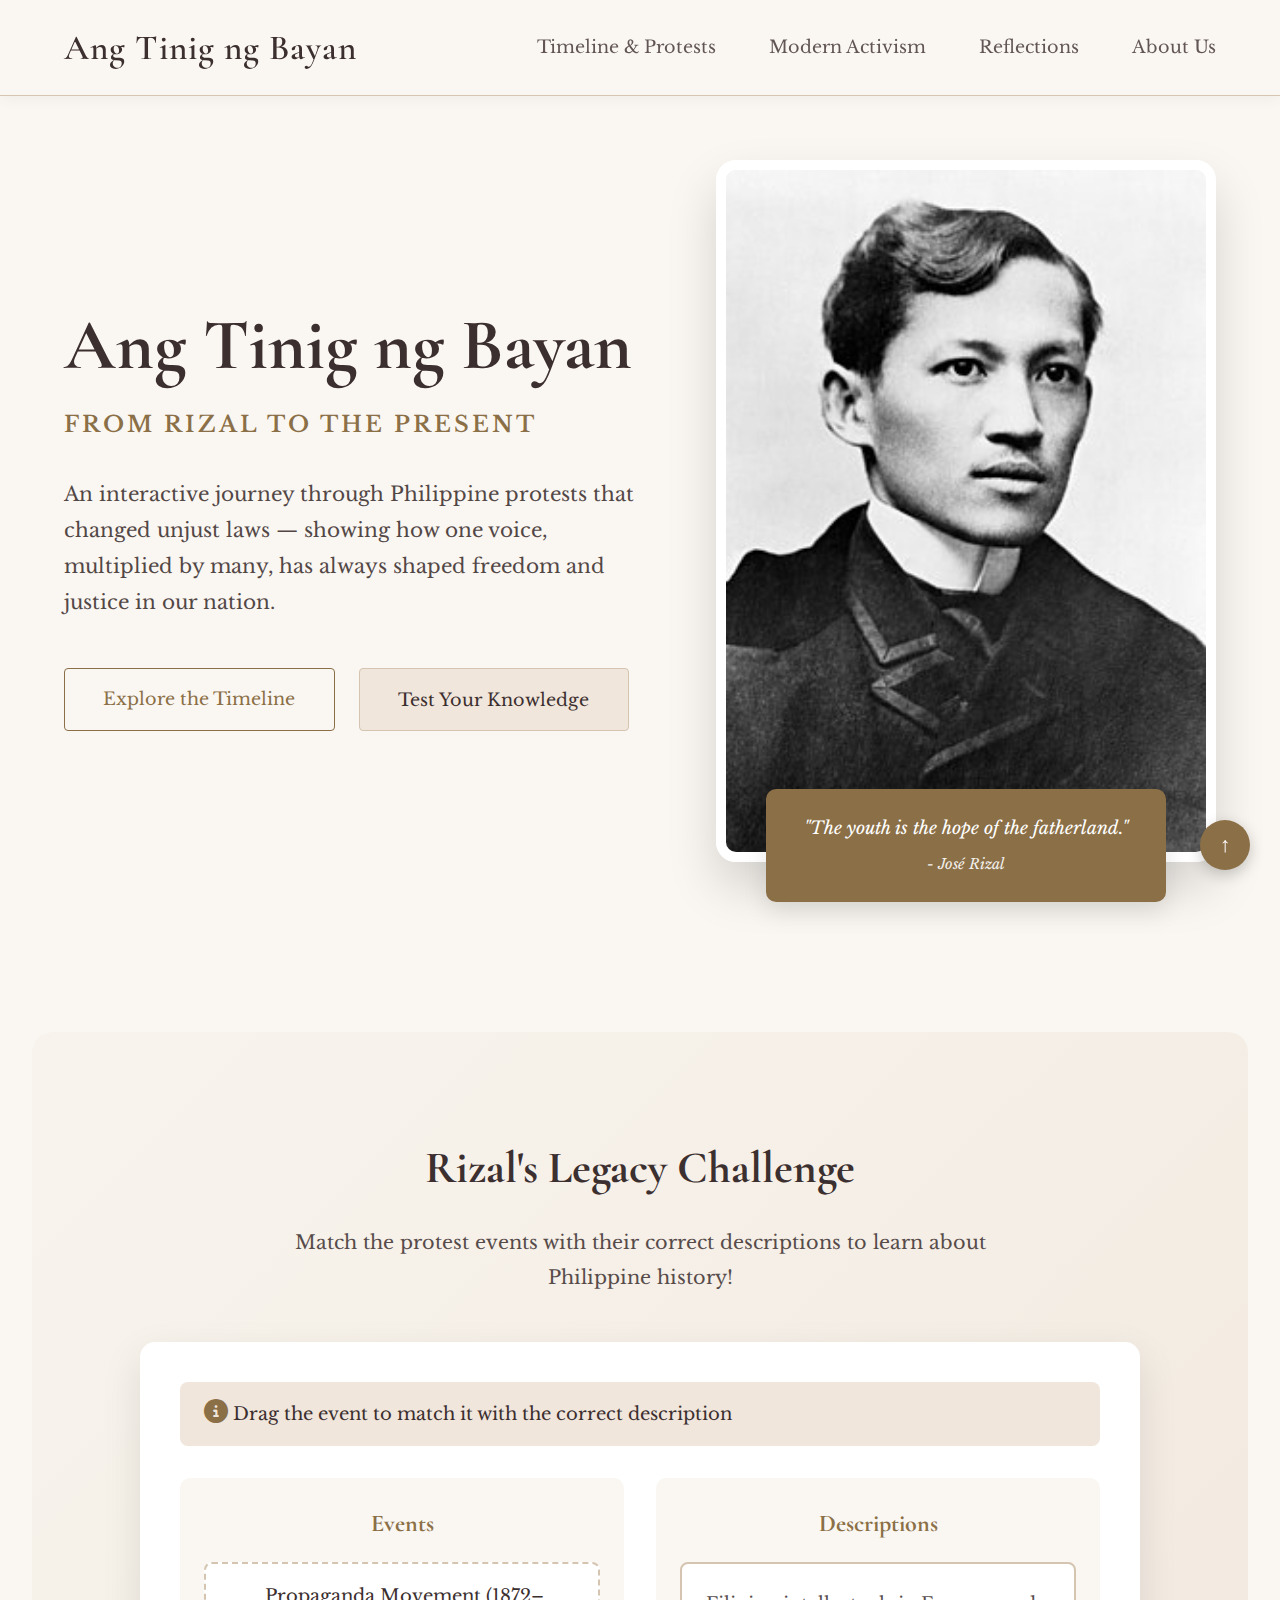
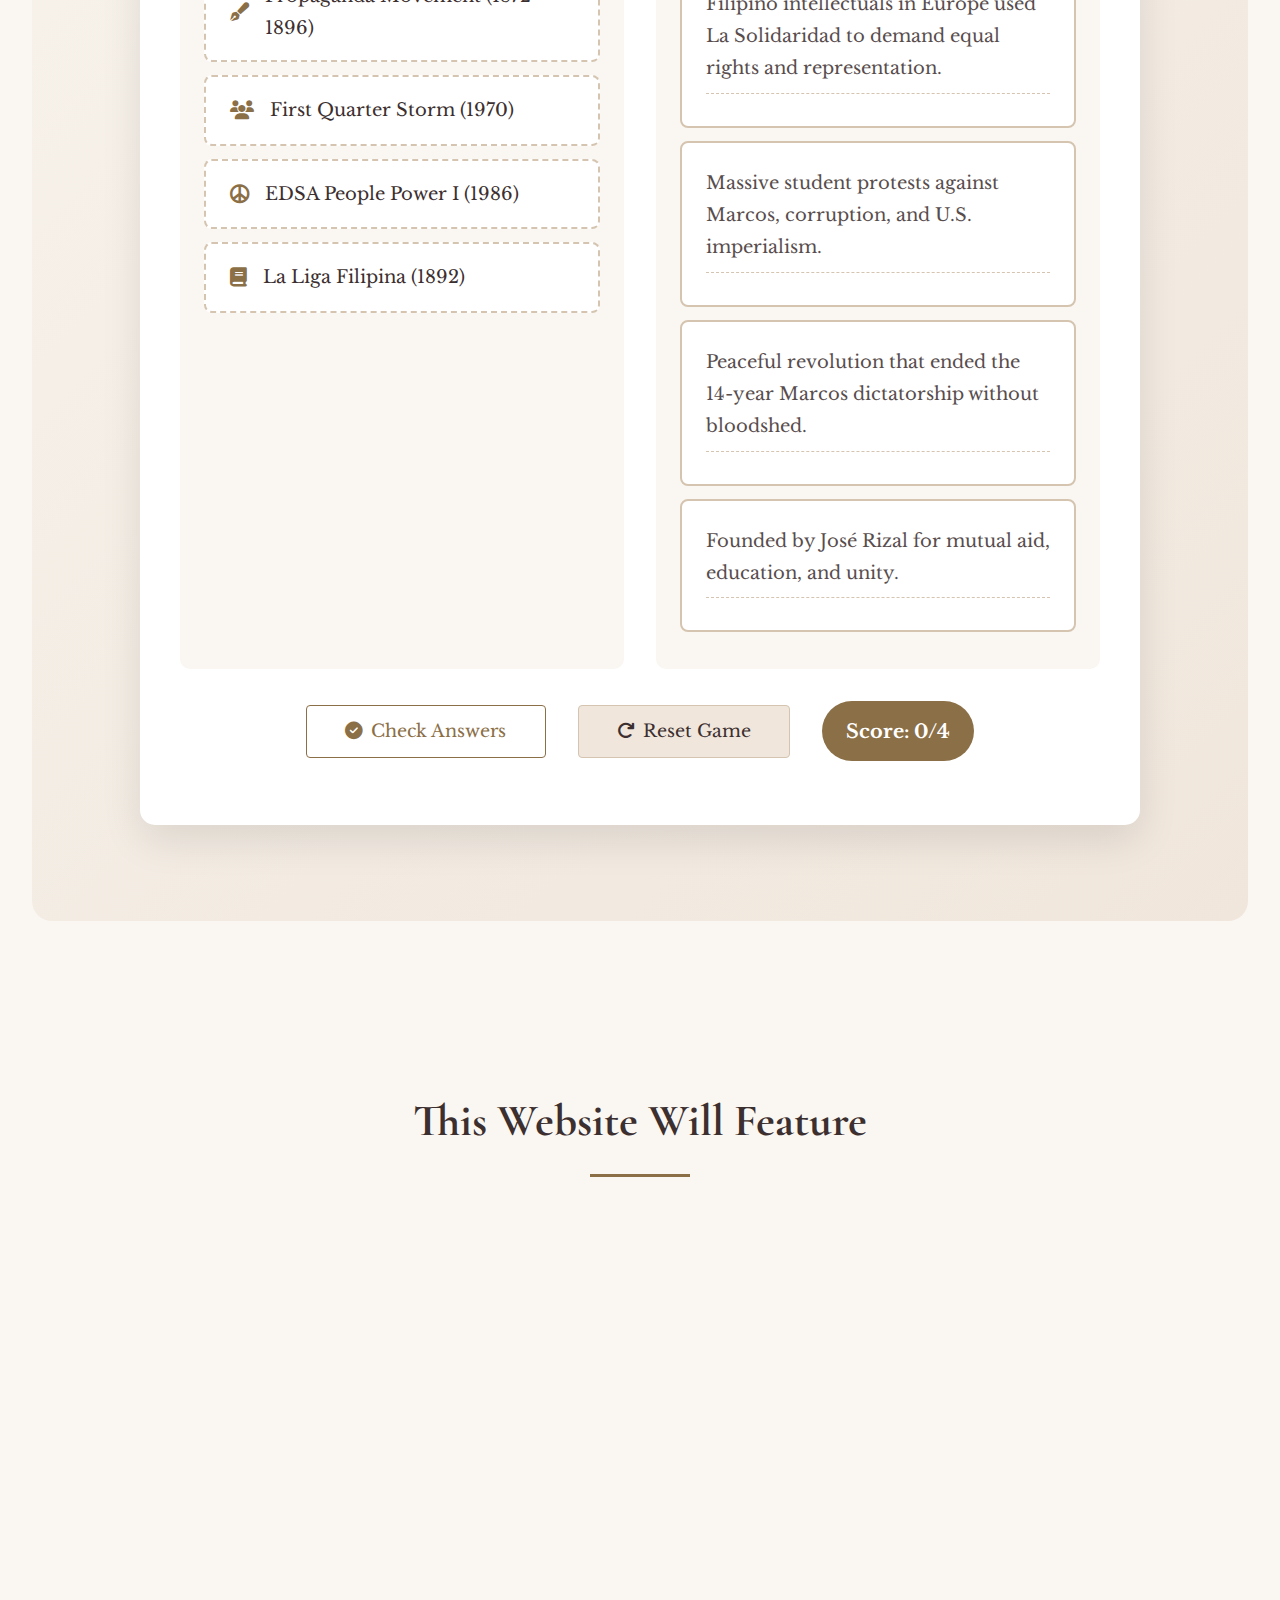
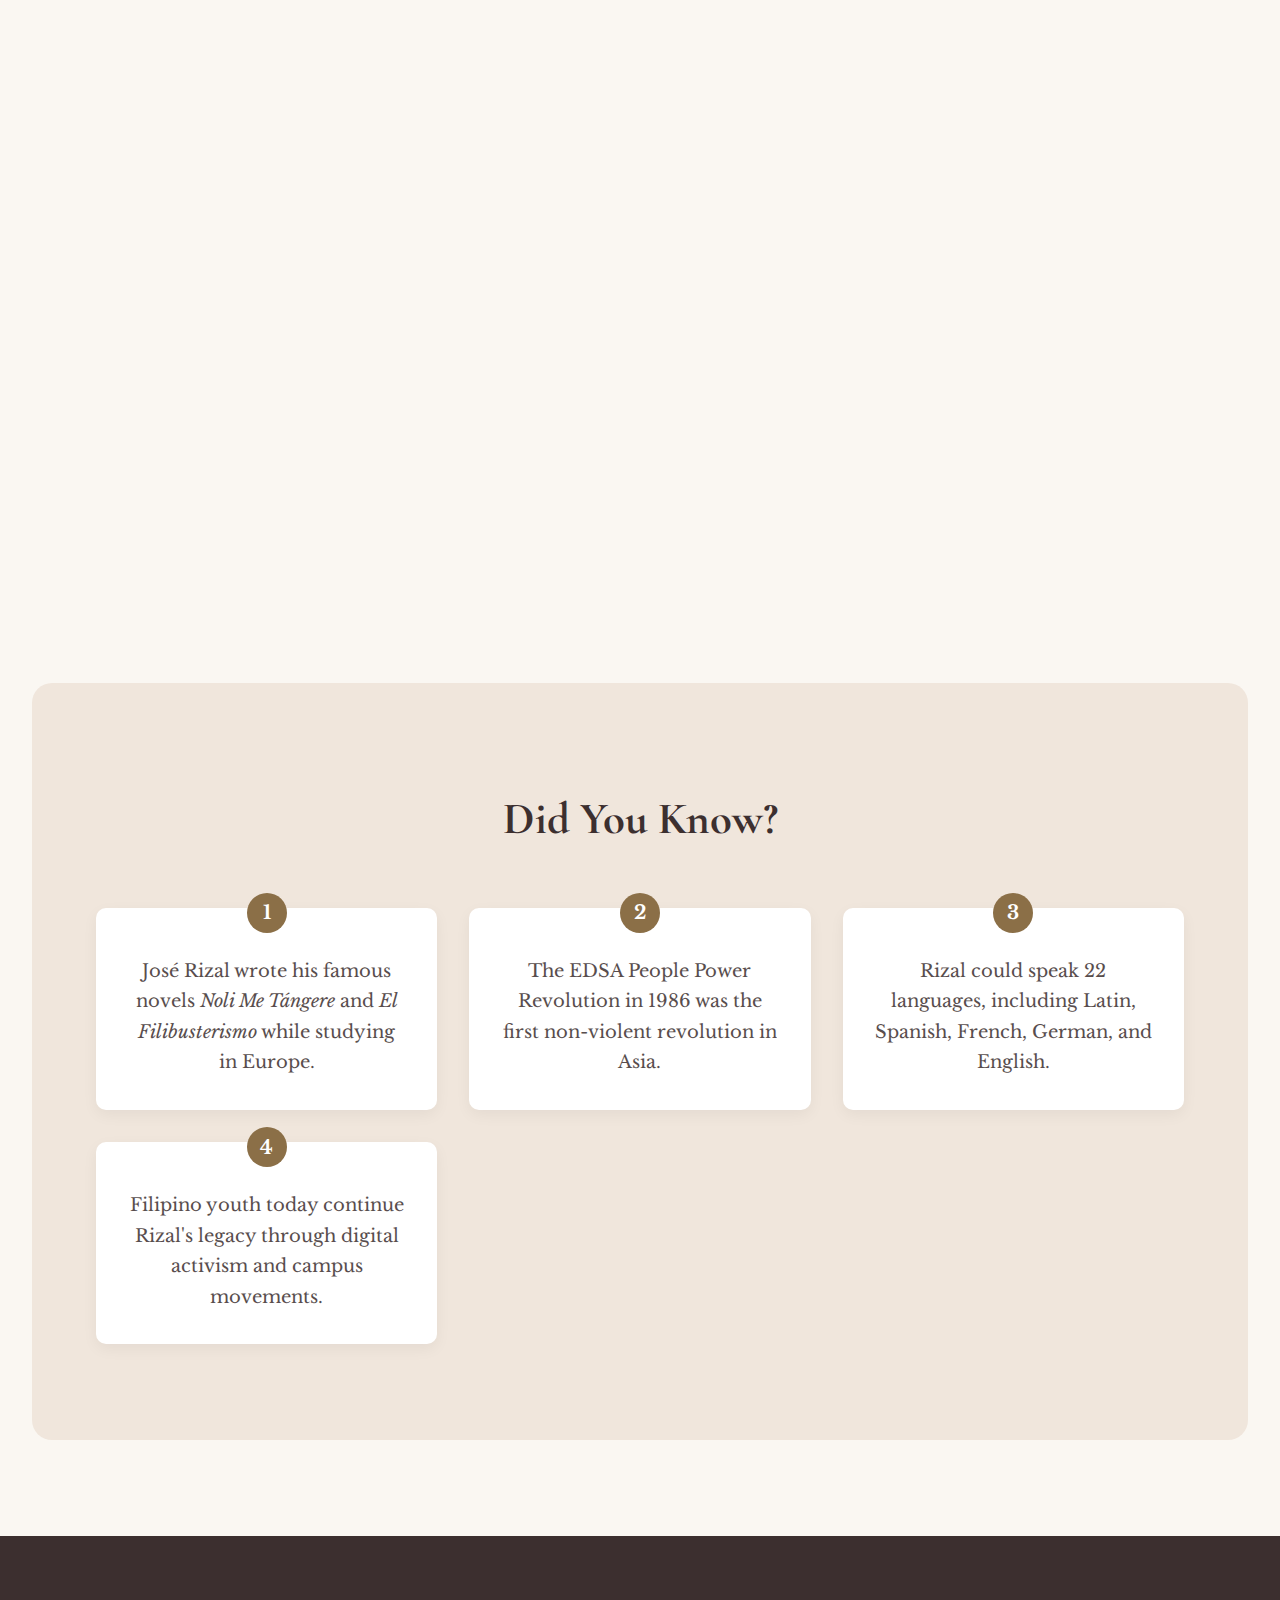
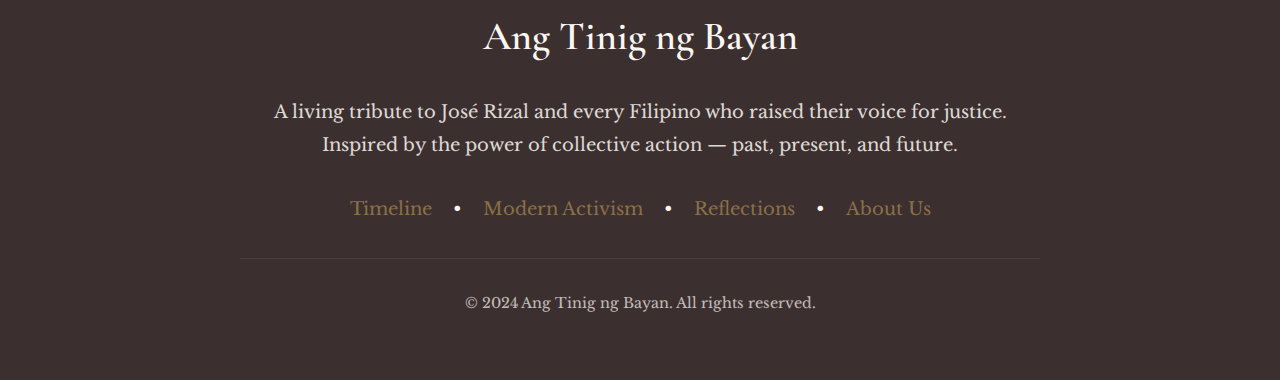
<file: index.html>
<!DOCTYPE html>
<html lang="en">

<head>
    <meta charset="UTF-8" />
    <meta name="viewport" content="width=device-width, initial-scale=1.0" />
    <title>Ang Tinig ng Bayan | José Rizal & Philippine Protests</title>
    <link rel="stylesheet" href="../styles/index.css">
    <link href="https://fonts.googleapis.com/css2?family=Cormorant+Garamond:wght@400;600&family=Libre+Baskerville:wght@400;700&display=swap" rel="stylesheet">
    <link rel="stylesheet" href="https://cdnjs.cloudflare.com/ajax/libs/font-awesome/6.4.0/css/all.min.css">
</head>

<body>

    <header>
        <nav>
            <a href="index.html" class="logo">Ang Tinig ng Bayan</a>
            <div class="nav-links">
                <a href="timelinepage.html">Timeline & Protests</a>
                <a href="modernpage.html">Modern Activism</a>
                <a href="reflectionpage.html">Reflections</a>
                <a href="aboutpage.html">About Us</a>
            </div>
            <div class="mobile-menu-btn">
                <i class="fas fa-bars"></i>
            </div>
        </nav>
        <div class="mobile-nav">
            <a href="timelinepage.html">Timeline & Protests</a>
            <a href="modernpage.html">Modern Activism</a>
            <a href="reflectionpage.html">Reflections</a>
            <a href="aboutpage.html">About Us</a>
        </div>
    </header>

    <main>
        <section class="hero">
            <div class="hero-content">
                <h1>Ang Tinig ng Bayan</h1>
                <div class="subtitle">From Rizal to the Present</div>
                <p>An interactive journey through Philippine protests that changed unjust laws — showing how one voice, multiplied by many, has always shaped freedom and justice in our nation.</p>
                <div class="hero-buttons">
                    <a href="timelinepage.html" class="btn" id="explore-btn">Explore the Timeline</a>
                    <button class="btn secondary" id="start-quiz-btn">Test Your Knowledge</button>
                </div>
            </div>
            <div class="hero-image">
                <img src="../images/Jose Rizal pic.jpg" alt="José Rizal" class="hero-rizal">
                <div class="hero-quote">
                    "The youth is the hope of the fatherland."
                    <span>- José Rizal</span>
                </div>
            </div>
        </section>

        <!-- Mini-Game Section -->
        <section class="game-section">
            <h2>Rizal's Legacy Challenge</h2>
            <p>Match the protest events with their correct descriptions to learn about Philippine history!</p>
            
            <div class="game-container">
                <div class="game-instructions">
                    <p><i class="fas fa-info-circle"></i> Drag the event to match it with the correct description</p>
                </div>
                
                <div class="game-board">
                    <div class="events-column">
                        <h3>Events</h3>
                        <div class="draggable-event" draggable="true" data-event="1">
                            <span class="event-icon"><i class="fas fa-pen-fancy"></i></span>
                            Propaganda Movement (1872–1896)
                        </div>
                        <div class="draggable-event" draggable="true" data-event="2">
                            <span class="event-icon"><i class="fas fa-users"></i></span>
                            First Quarter Storm (1970)
                        </div>
                        <div class="draggable-event" draggable="true" data-event="3">
                            <span class="event-icon"><i class="fas fa-peace"></i></span>
                            EDSA People Power I (1986)
                        </div>
                        <div class="draggable-event" draggable="true" data-event="4">
                            <span class="event-icon"><i class="fas fa-book"></i></span>
                            La Liga Filipina (1892)
                        </div>
                    </div>
                    
                    <div class="descriptions-column">
                        <h3>Descriptions</h3>
                        <div class="description-slot" data-slot="1">
                            <div class="slot-content">
                                Filipino intellectuals in Europe used La Solidaridad to demand equal rights and representation.
                            </div>
                            <div class="feedback"></div>
                        </div>
                        <div class="description-slot" data-slot="2">
                            <div class="slot-content">
                                Massive student protests against Marcos, corruption, and U.S. imperialism.
                            </div>
                            <div class="feedback"></div>
                        </div>
                        <div class="description-slot" data-slot="3">
                            <div class="slot-content">
                                Peaceful revolution that ended the 14-year Marcos dictatorship without bloodshed.
                            </div>
                            <div class="feedback"></div>
                        </div>
                        <div class="description-slot" data-slot="4">
                            <div class="slot-content">
                                Founded by José Rizal for mutual aid, education, and unity.
                            </div>
                            <div class="feedback"></div>
                        </div>
                    </div>
                </div>
                
                <div class="game-controls">
                    <button id="check-answers-btn" class="btn">
                        <i class="fas fa-check-circle"></i> Check Answers
                    </button>
                    <button id="reset-game-btn" class="btn secondary">
                        <i class="fas fa-redo"></i> Reset Game
                    </button>
                    <div class="score-display">
                        Score: <span id="score">0</span>/4
                    </div>
                </div>
                
                <div class="game-feedback" id="game-feedback">
                    <div class="feedback-message correct">
                        <i class="fas fa-check"></i> Correct! Well done!
                    </div>
                    <div class="feedback-message incorrect">
                        <i class="fas fa-times"></i> Not quite right. Try again!
                    </div>
                    <div class="feedback-message complete">
                        <i class="fas fa-trophy"></i> Excellent! You've matched all events correctly!
                    </div>
                </div>
            </div>
        </section>

        <section class="section">
            <h2>This Website Will Feature</h2>
            <div class="cards">
                <div class="card">
                    <div class="card-icon">
                        <i class="fas fa-history"></i>
                    </div>
                    <h3>Interactive Timeline</h3>
                    <p>Major protests from the Propaganda Movement to EDSA and beyond — with causes, methods, and the laws they reformed.</p>
                </div>
                <div class="card">
                    <div class="card-icon">
                        <i class="fas fa-book-open"></i>
                    </div>
                    <h3>Rizal’s Writings as Catalyst</h3>
                    <p>Direct connections between Noli, Fili, essays, and poems to real reform movements and modern activism.</p>
                </div>
                <div class="card">
                    <div class="card-icon">
                        <i class="fas fa-bullhorn"></i>
                    </div>
                    <h3>Voices of Today</h3>
                    <p>Contemporary protests and civic actions, proving that the fight for justice continues.</p>
                </div>
                <div class="card">
                    <div class="card-icon">
                        <i class="fas fa-comment-dots"></i>
                    </div>
                    <h3>Your Voice Matters</h3>
                    <p>Reflection space for students: personal insights, project experience, and how youth can responsibly participate today.</p>
                </div>
            </div>
        </section>
        
        <!-- Quick Facts Section -->
        <section class="facts-section">
            <h2>Did You Know?</h2>
            <div class="facts-container">
                <div class="fact-card">
                    <div class="fact-number">1</div>
                    <p>José Rizal wrote his famous novels <em>Noli Me Tángere</em> and <em>El Filibusterismo</em> while studying in Europe.</p>
                </div>
                <div class="fact-card">
                    <div class="fact-number">2</div>
                    <p>The EDSA People Power Revolution in 1986 was the first non-violent revolution in Asia.</p>
                </div>
                <div class="fact-card">
                    <div class="fact-number">3</div>
                    <p>Rizal could speak 22 languages, including Latin, Spanish, French, German, and English.</p>
                </div>
                <div class="fact-card">
                    <div class="fact-number">4</div>
                    <p>Filipino youth today continue Rizal's legacy through digital activism and campus movements.</p>
                </div>
            </div>
        </section>
    </main>

    <footer>
        <div class="footer-content">
            <div class="footer-logo">Ang Tinig ng Bayan</div>
            <p>A living tribute to José Rizal and every Filipino who raised their voice for justice.<br>
            Inspired by the power of collective action — past, present, and future.</p>
            <div class="footer-links">
                <a href="timelinepage.html">Timeline</a> •
                <a href="modernpage.html">Modern Activism</a> •
                <a href="reflectionpage.html">Reflections</a> •
                <a href="aboutpage.html">About Us</a>
            </div>
            <div class="copyright">
                &copy; 2024 Ang Tinig ng Bayan. All rights reserved.
            </div>
        </div>
    </footer>

    <!-- Back to Top Button -->
    <button id="topBtn">↑</button>

    <!-- Scripts -->
    <script>
        // Mobile Menu Toggle
        document.querySelector('.mobile-menu-btn').addEventListener('click', function() {
            document.querySelector('.mobile-nav').classList.toggle('active');
        });

        // Explore Button
        document.getElementById('explore-btn').addEventListener('click', function(e) {
            e.preventDefault();
            window.location.href = "timelinepage.html";
        });

        // Quiz Button
        document.getElementById('start-quiz-btn').addEventListener('click', function() {
            document.querySelector('.game-section').scrollIntoView({ behavior: 'smooth' });
            document.querySelector('.game-section').classList.add('highlight');
            setTimeout(() => {
                document.querySelector('.game-section').classList.remove('highlight');
            }, 1500);
        });

        // Drag and Drop Game Logic
        let draggedEvent = null;
        let score = 0;
        const correctMatches = {
            '1': '1', // Propaganda Movement
            '2': '2', // First Quarter Storm
            '3': '3', // EDSA I
            '4': '4'  // La Liga Filipina
        };
        const currentMatches = {};

        // Make events draggable
        document.querySelectorAll('.draggable-event').forEach(event => {
            event.addEventListener('dragstart', function(e) {
                draggedEvent = this;
                this.classList.add('dragging');
            });
            
            event.addEventListener('dragend', function() {
                this.classList.remove('dragging');
            });
        });

        // Make slots droppable
        document.querySelectorAll('.description-slot').forEach(slot => {
            slot.addEventListener('dragover', function(e) {
                e.preventDefault();
                this.classList.add('drag-over');
            });
            
            slot.addEventListener('dragleave', function() {
                this.classList.remove('drag-over');
            });
            
            slot.addEventListener('drop', function(e) {
                e.preventDefault();
                this.classList.remove('drag-over');
                
                if (draggedEvent) {
                    const eventId = draggedEvent.getAttribute('data-event');
                    const slotId = this.getAttribute('data-slot');
                    
                    // Clear any previous match for this event
                    Object.keys(currentMatches).forEach(key => {
                        if (currentMatches[key] === eventId) {
                            delete currentMatches[key];
                        }
                    });
                    
                    // Set new match
                    currentMatches[slotId] = eventId;
                    
                    // Update slot content
                    const feedbackDiv = this.querySelector('.feedback');
                    feedbackDiv.innerHTML = `<i class="fas fa-link"></i> Matched with: ${draggedEvent.textContent.trim()}`;
                    feedbackDiv.classList.add('matched');
                    
                    // Update event appearance
                    draggedEvent.classList.add('matched-event');
                }
            });
        });

        // Check Answers
        document.getElementById('check-answers-btn').addEventListener('click', function() {
            let correctCount = 0;
            
            Object.keys(currentMatches).forEach(slotId => {
                const eventId = currentMatches[slotId];
                const slot = document.querySelector(`.description-slot[data-slot="${slotId}"] .feedback`);
                
                if (correctMatches[slotId] === eventId) {
                    correctCount++;
                    slot.innerHTML = `<i class="fas fa-check"></i> Correct match!`;
                    slot.classList.add('correct-match');
                    slot.classList.remove('incorrect-match');
                } else {
                    slot.innerHTML = `<i class="fas fa-times"></i> Incorrect match`;
                    slot.classList.add('incorrect-match');
                    slot.classList.remove('correct-match');
                }
            });
            
            score = correctCount;
            document.getElementById('score').textContent = score;
            
            // Show feedback
            const feedbackDiv = document.getElementById('game-feedback');
            feedbackDiv.querySelectorAll('.feedback-message').forEach(msg => msg.style.display = 'none');
            
            if (correctCount === 4) {
                feedbackDiv.querySelector('.complete').style.display = 'flex';
            } else if (correctCount > 0) {
                feedbackDiv.querySelector('.correct').style.display = 'flex';
            } else if (Object.keys(currentMatches).length > 0) {
                feedbackDiv.querySelector('.incorrect').style.display = 'flex';
            }
            
            // Show feedback briefly
            feedbackDiv.style.display = 'block';
            setTimeout(() => {
                feedbackDiv.style.display = 'none';
            }, 3000);
        });

        // Reset Game
        document.getElementById('reset-game-btn').addEventListener('click', function() {
            currentMatches = {};
            score = 0;
            document.getElementById('score').textContent = '0';
            
            // Clear all matches
            document.querySelectorAll('.description-slot .feedback').forEach(feedback => {
                feedback.innerHTML = '';
                feedback.classList.remove('matched', 'correct-match', 'incorrect-match');
            });
            
            document.querySelectorAll('.draggable-event').forEach(event => {
                event.classList.remove('matched-event');
            });
            
            document.getElementById('game-feedback').style.display = 'none';
        });

        // Reveal cards on scroll
        const cards = document.querySelectorAll('.card');
        const revealCards = () => {
            const windowHeight = window.innerHeight;
            cards.forEach(card => {
                const top = card.getBoundingClientRect().top;
                if (top < windowHeight - 100) {
                    card.classList.add('active');
                }
            });
        };
        window.addEventListener('scroll', revealCards);
        revealCards(); // Initial check

        // Back to Top Button
        const topBtn = document.getElementById('topBtn');
        window.onscroll = function() {
            topBtn.style.display = (document.body.scrollTop > 300 || document.documentElement.scrollTop > 300) ? "block" : "none";
        };
        topBtn.onclick = () => window.scrollTo({top: 0, behavior: 'smooth'});
    </script>
</body>
</html>
</file>
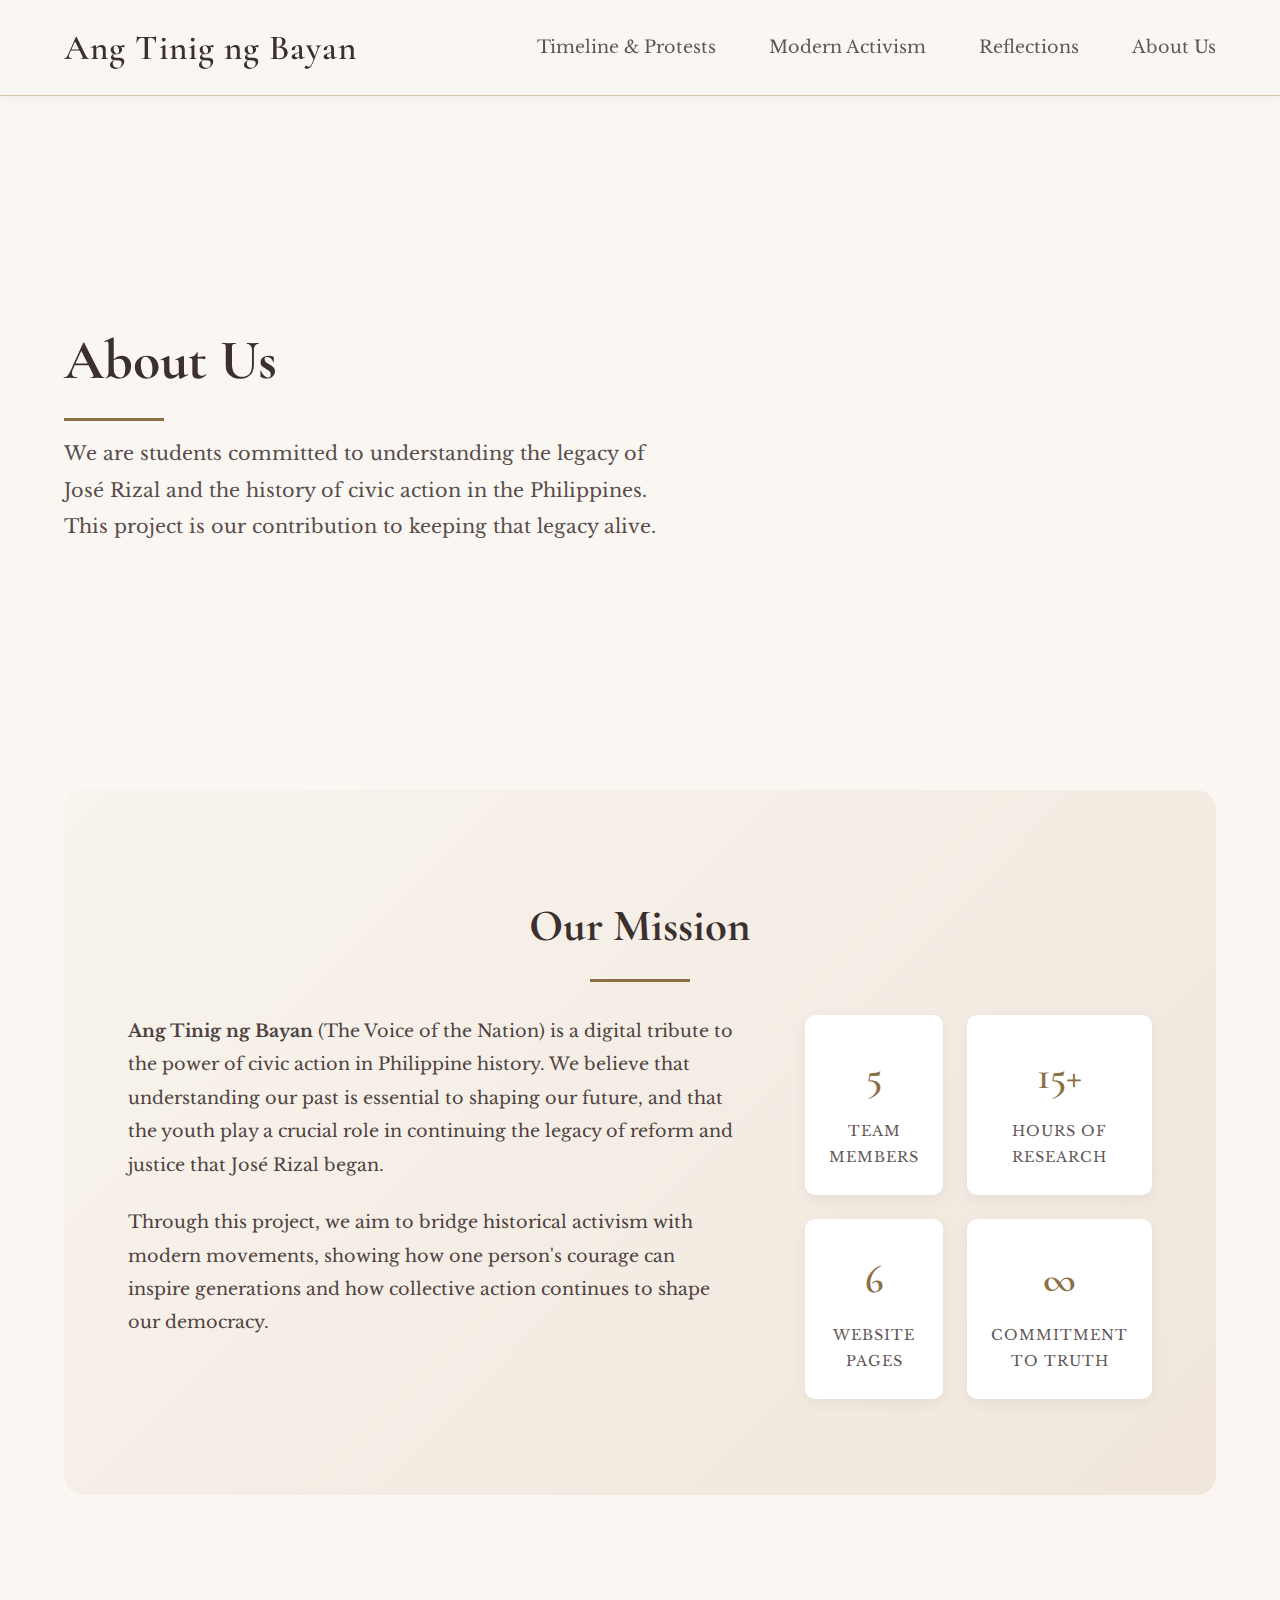
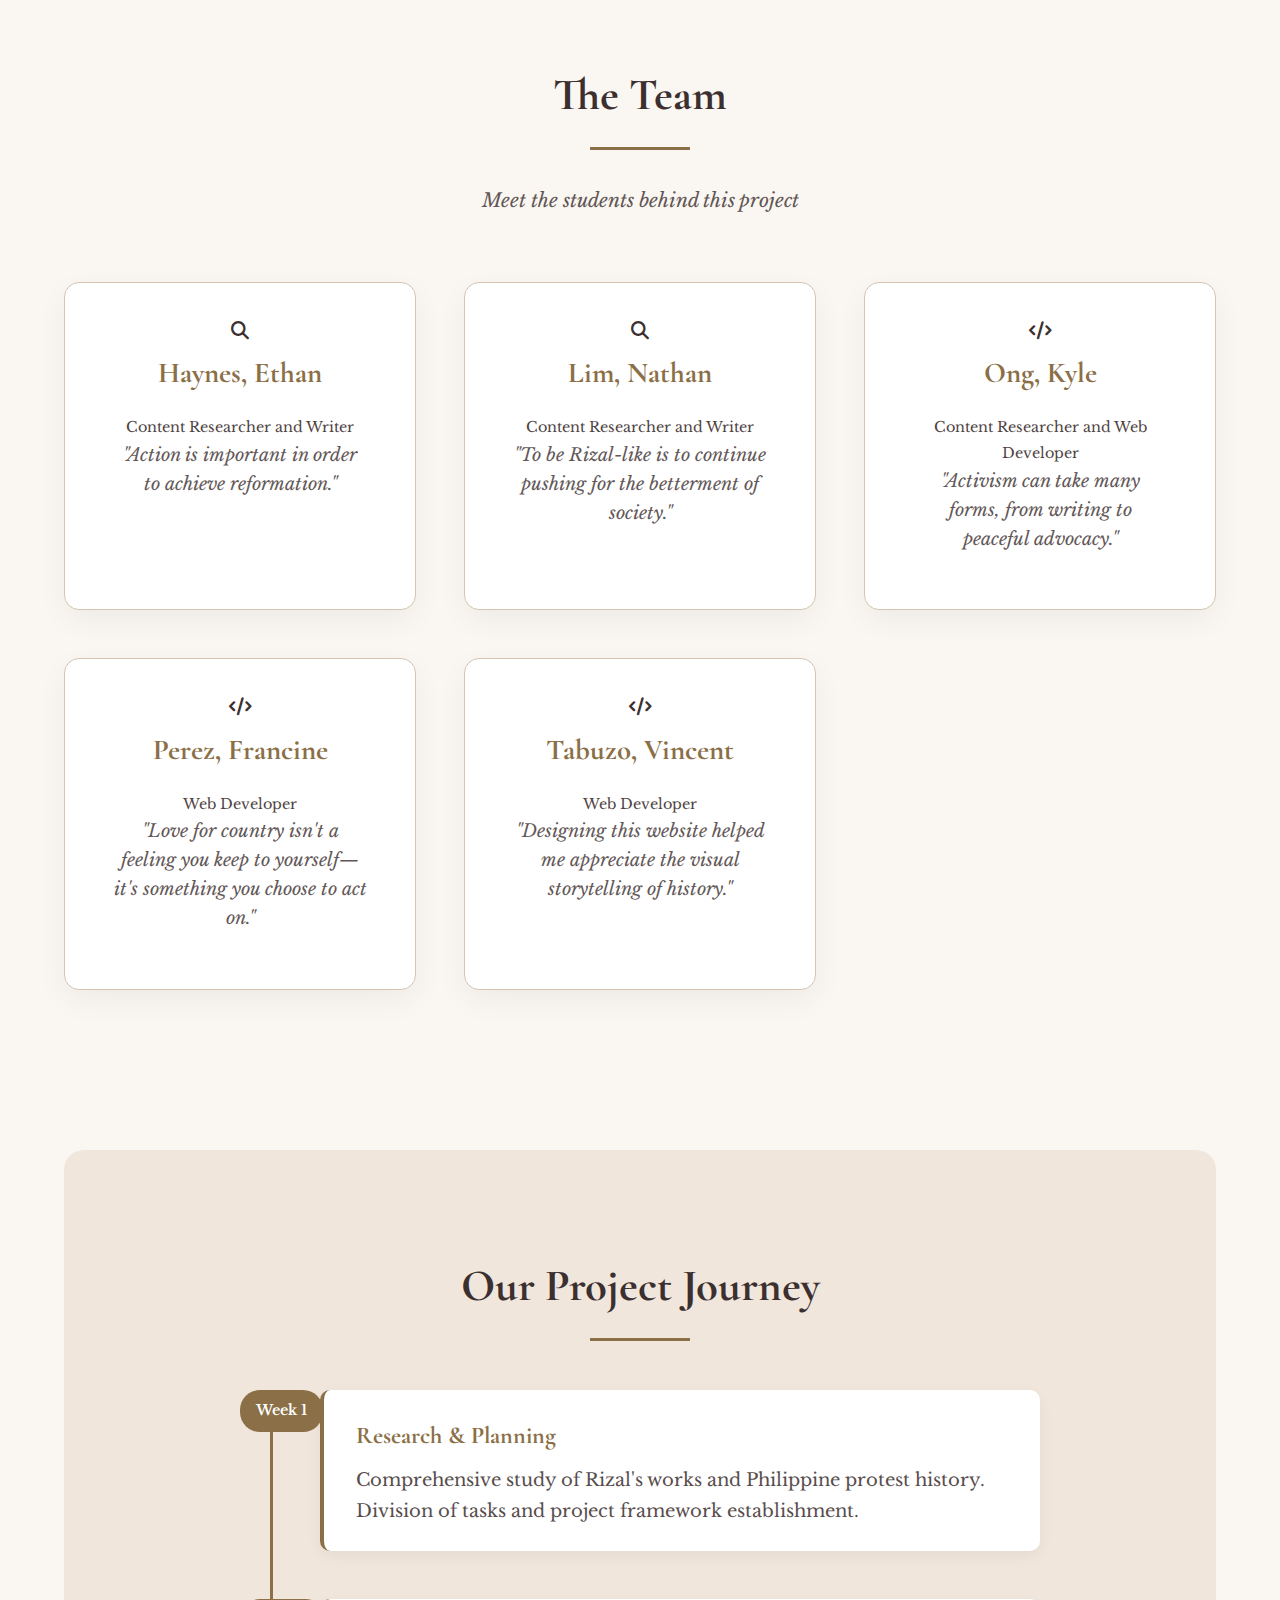
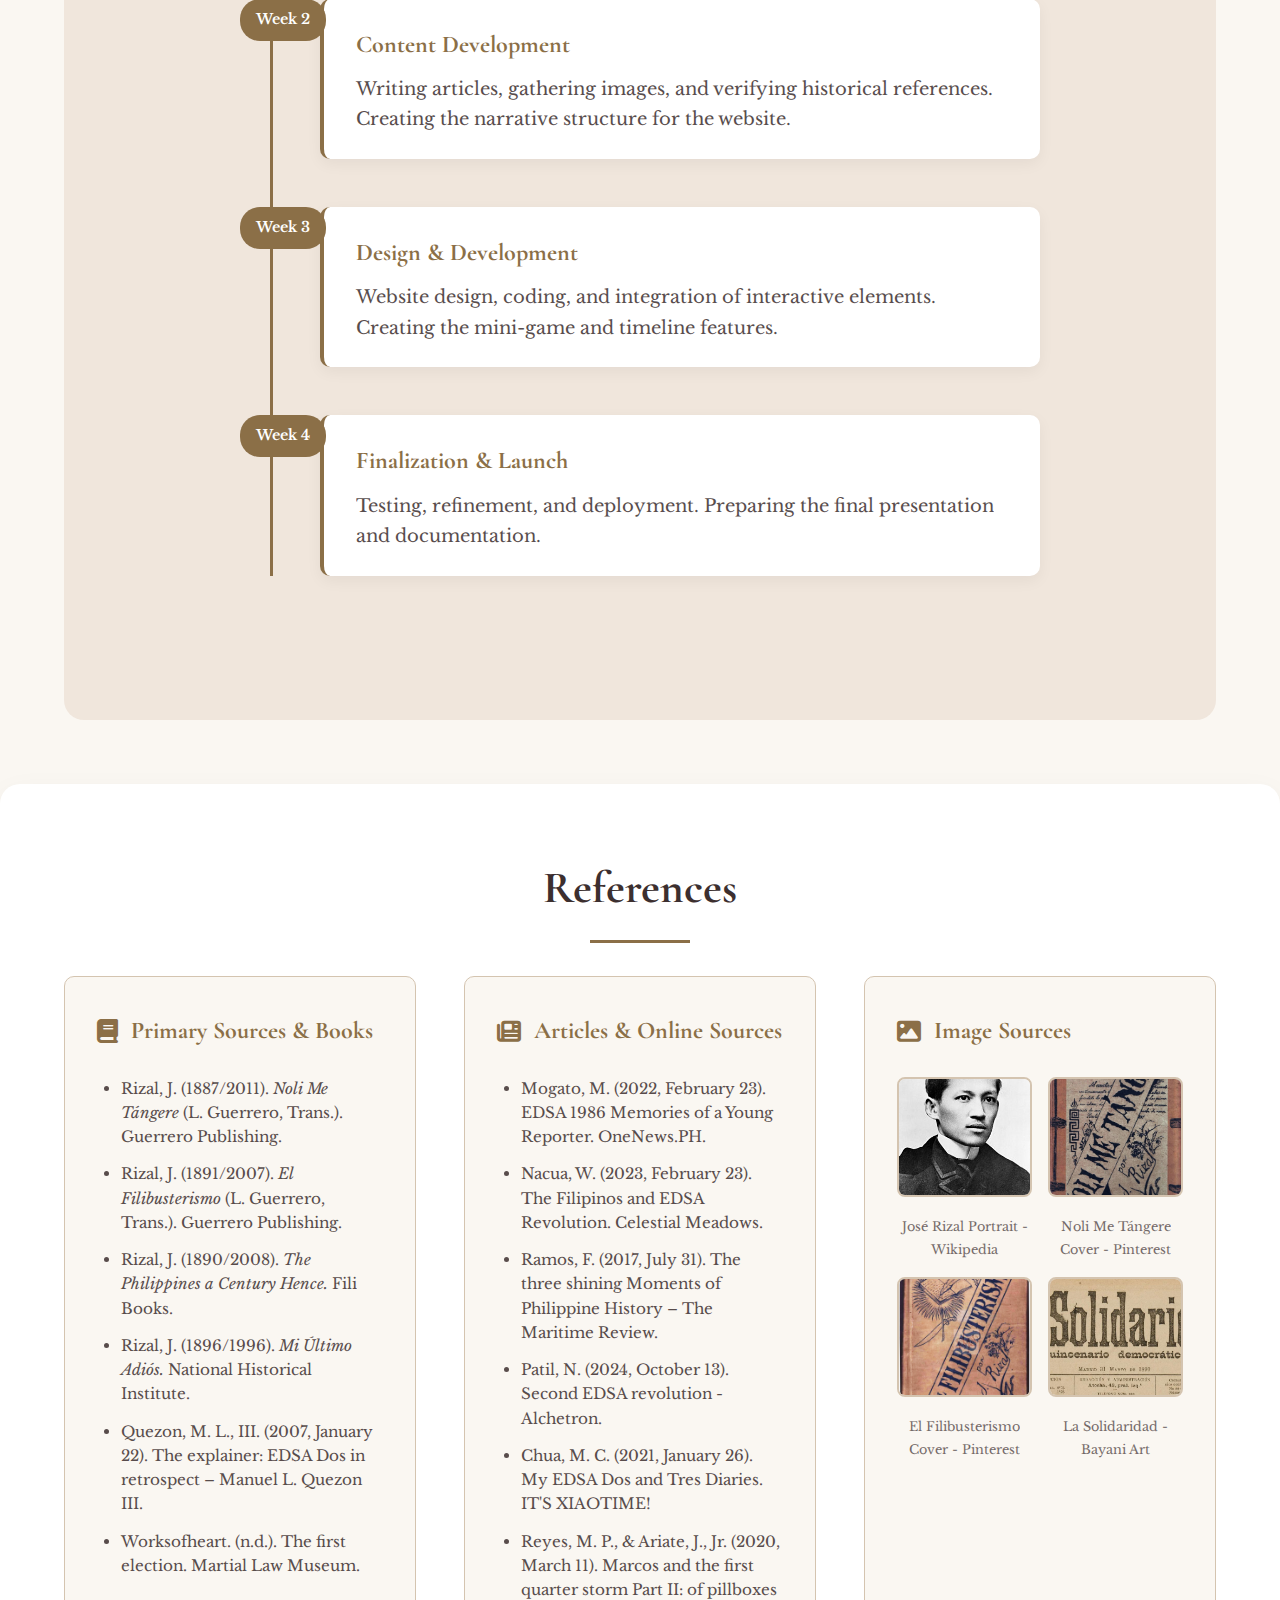
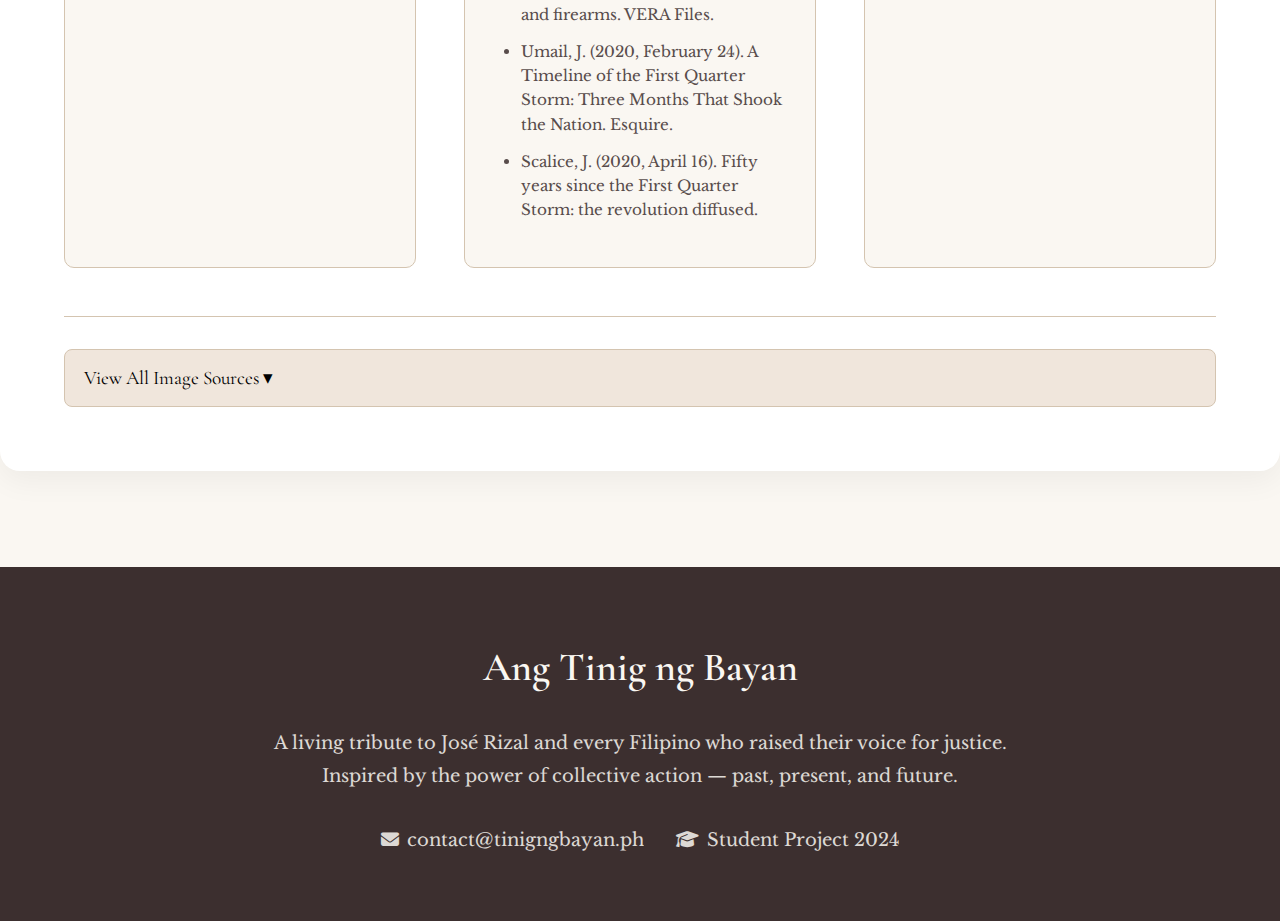
<file: aboutpage.html>
<!DOCTYPE html>
<html lang="en">

<head>
    <meta charset="UTF-8" />
    <meta name="viewport" content="width=device-width, initial-scale=1.0" />
    <title>Ang Tinig ng Bayan | About Us</title>
    <link rel="stylesheet" href="../styles/aboutus.css">
    <link href="https://fonts.googleapis.com/css2?family=Cormorant+Garamond:wght@400;600&family=Libre+Baskerville:wght@400;700&display=swap" rel="stylesheet">
    <link rel="stylesheet" href="https://cdnjs.cloudflare.com/ajax/libs/font-awesome/6.4.0/css/all.min.css">
</head>

<body>
    <header>
        <nav>
            <a href="index.html" class="logo">Ang Tinig ng Bayan</a>
            <div class="nav-links">
                <a href="timelinepage.html">Timeline & Protests</a>
                <a href="modernpage.html">Modern Activism</a>
                <a href="reflectionpage.html">Reflections</a>
                <a href="aboutpage.html">About Us</a>
            </div>
        </nav>
    </header>

    <main>
        <!-- HERO SECTION -->
        <section class="hero">
            <div class="hero-content">
                <h1>About Us</h1>
                <p>
                    We are students committed to understanding the legacy of José Rizal and the history
                    of civic action in the Philippines. This project is our contribution to keeping that legacy alive.
                </p>
            </div>
        </section>

        <!-- MISSION SECTION -->
        <section class="mission-section">
            <h2 class="section-title">Our Mission</h2>
            <div class="mission-content">
                <div class="mission-text">
                    <p>
                        <strong>Ang Tinig ng Bayan</strong> (The Voice of the Nation) is a digital tribute to the power of civic action in Philippine history. We believe that understanding our past is essential to shaping our future, and that the youth play a crucial role in continuing the legacy of reform and justice that José Rizal began.
                    </p>
                    <p>
                        Through this project, we aim to bridge historical activism with modern movements, showing how one person's courage can inspire generations and how collective action continues to shape our democracy.
                    </p>
                </div>
                <div class="mission-stats">
                    <div class="stat">
                        <div class="stat-number">5</div>
                        <div class="stat-label">Team Members</div>
                    </div>
                    <div class="stat">
                        <div class="stat-number">15+</div>
                        <div class="stat-label">Hours of Research</div>
                    </div>
                    <div class="stat">
                        <div class="stat-number">6</div>
                        <div class="stat-label">Website Pages</div>
                    </div>
                    <div class="stat">
                        <div class="stat-number">∞</div>
                        <div class="stat-label">Commitment to Truth</div>
                    </div>
                </div>
            </div>
        </section>

        <!-- TEAM SECTION -->
        <section class="section">
            <h2 class="section-title">The Team</h2>
            <p class="section-subtitle">Meet the students behind this project</p>

            <div class="team-grid">
                <div class="team-card">
                    <div class="team-icon">
                        <i class="fas fa-search"></i>
                    </div>
                    <h3>Haynes, Ethan</h3>
                    <div class="team-role">Content Researcher and Writer</div>
                    <p class="team-quote">"Action is important in order to achieve reformation."</p>
                </div>

                <div class="team-card">
                    <div class="team-icon">
                        <i class="fas fa-search"></i>
                    </div>
                    <h3>Lim, Nathan</h3>
                    <div class="team-role">Content Researcher and Writer</div>
                    <p class="team-quote">"To be Rizal-like is to continue pushing for the betterment of society."</p>
                </div>

                <div class="team-card">
                    <div class="team-icon">
                        <i class="fas fa-code"></i>
                    </div>
                    <h3>Ong, Kyle</h3>
                    <div class="team-role">Content Researcher and Web Developer</div>
                    <p class="team-quote">"Activism can take many forms, from writing to peaceful advocacy."</p>
                </div>

                <div class="team-card">
                    <div class="team-icon">
                        <i class="fas fa-code"></i>
                    </div>
                    <h3>Perez, Francine</h3>
                    <div class="team-role">Web Developer</div>
                    <p class="team-quote">"Love for country isn't a feeling you keep to yourself—it's something you choose to act on."</p>
                </div>

                <div class="team-card">
                    <div class="team-icon">
                        <i class="fas fa-code"></i>
                    </div>
                    <h3>Tabuzo, Vincent</h3>
                    <div class="team-role">Web Developer</div>
                    <p class="team-quote">"Designing this website helped me appreciate the visual storytelling of history."</p>
                </div>
            </div>
        </section>

        <!-- PROJECT JOURNEY -->
        <section class="journey-section">
            <h2 class="section-title">Our Project Journey</h2>
            <div class="timeline">
                <div class="timeline-item">
                    <div class="timeline-date">Week 1</div>
                    <div class="timeline-content">
                        <h3>Research & Planning</h3>
                        <p>Comprehensive study of Rizal's works and Philippine protest history. Division of tasks and project framework establishment.</p>
                    </div>
                </div>
                <div class="timeline-item">
                    <div class="timeline-date">Week 2</div>
                    <div class="timeline-content">
                        <h3>Content Development</h3>
                        <p>Writing articles, gathering images, and verifying historical references. Creating the narrative structure for the website.</p>
                    </div>
                </div>
                <div class="timeline-item">
                    <div class="timeline-date">Week 3</div>
                    <div class="timeline-content">
                        <h3>Design & Development</h3>
                        <p>Website design, coding, and integration of interactive elements. Creating the mini-game and timeline features.</p>
                    </div>
                </div>
                <div class="timeline-item">
                    <div class="timeline-date">Week 4</div>
                    <div class="timeline-content">
                        <h3>Finalization & Launch</h3>
                        <p>Testing, refinement, and deployment. Preparing the final presentation and documentation.</p>
                    </div>
                </div>
            </div>
        </section>

        <!-- REFERENCES SECTION -->
        <section class="section references-section">
            <h2 class="section-title">References</h2>
            
            <div class="references-grid">
                <div class="reference-category">
                    <h3><i class="fas fa-book"></i> Primary Sources & Books</h3>
                    <ul class="ref-list">
                        <li>Rizal, J. (1887/2011). <em>Noli Me Tángere</em> (L. Guerrero, Trans.). Guerrero Publishing.</li>
                        <li>Rizal, J. (1891/2007). <em>El Filibusterismo</em> (L. Guerrero, Trans.). Guerrero Publishing.</li>
                        <li>Rizal, J. (1890/2008). <em>The Philippines a Century Hence.</em> Fili Books.</li>
                        <li>Rizal, J. (1896/1996). <em>Mi Último Adiós.</em> National Historical Institute.</li>
                        <li>Quezon, M. L., III. (2007, January 22). The explainer: EDSA Dos in retrospect – Manuel L. Quezon III.</li>
                        <li>Worksofheart. (n.d.). The first election. Martial Law Museum.</li>
                    </ul>
                </div>
                
                <div class="reference-category">
                    <h3><i class="fas fa-newspaper"></i> Articles & Online Sources</h3>
                    <ul class="ref-list">
                        <li>Mogato, M. (2022, February 23). EDSA 1986 Memories of a Young Reporter. OneNews.PH.</li>
                        <li>Nacua, W. (2023, February 23). The Filipinos and EDSA Revolution. Celestial Meadows.</li>
                        <li>Ramos, F. (2017, July 31). The three shining Moments of Philippine History – The Maritime Review.</li>
                        <li>Patil, N. (2024, October 13). Second EDSA revolution - Alchetron.</li>
                        <li>Chua, M. C. (2021, January 26). My EDSA Dos and Tres Diaries. IT'S XIAOTIME!</li>
                        <li>Reyes, M. P., & Ariate, J., Jr. (2020, March 11). Marcos and the first quarter storm Part II: of pillboxes and firearms. VERA Files.</li>
                        <li>Umail, J. (2020, February 24). A Timeline of the First Quarter Storm: Three Months That Shook the Nation. Esquire.</li>
                        <li>Scalice, J. (2020, April 16). Fifty years since the First Quarter Storm: the revolution diffused.</li>
                    </ul>
                </div>
                
                <div class="reference-category">
                    <h3><i class="fas fa-image"></i> Image Sources</h3>
                    <div class="image-ref-grid">
                        <div class="image-ref-item">
                            <img src="../images/Jose Rizal pic.jpg" alt="Rizal">
                            <div>José Rizal Portrait - Wikipedia</div>
                        </div>
                        <div class="image-ref-item">
                            <img src="../images/Noli me Tangere Cover.jpg" alt="Noli">
                            <div>Noli Me Tángere Cover - Pinterest</div>
                        </div>
                        <div class="image-ref-item">
                            <img src="../images/El Filibusterismo cover.png" alt="Fili">
                            <div>El Filibusterismo Cover - Pinterest</div>
                        </div>
                        <div class="image-ref-item">
                            <img src="../images/La solidaridad header.jpg" alt="La Solidaridad">
                            <div>La Solidaridad - Bayani Art</div>
                        </div>
                    </div>
                </div>
            </div>
            
            <div class="full-image-ref">
                <button class="ref-btn" id="show-all-images">View All Image Sources ▾</button>
                <div class="ref-content" id="all-image-refs">
                    <ol class="ref-list">
                        <li>https://www.facebook.com/photo.php?fbid=1177520501235976&set=pb.100069341102363.-2207520000&type=3</li>
                        <li>https://www.facebook.com/share/p/1D7LTEZx5R/?mibextid=wwXIfr</li>
                        <li>https://www.facebook.com/share/p/1DUSHz5u4i/?mibextid=wwXIfr</li>
                        <li>https://www.facebook.com/photo/?fbid=1290623889746343&set=a.470546338420773</li>
                        <li>https://www.facebook.com/photo/?fbid=1290623869746345&set=a.470546338420773</li>
                        <li>https://www.bayaniart.com/la-solidaridad/</li>
                        <li>https://www.pinterest.com/pin/45880489948178527/</li>
                        <li>https://www.pinterest.com/pin/noli-me-tangere-vintage-book-cover--33214115996116276/</li>
                        <li>https://en.wikipedia.org/wiki/Jos%C3%A9_Rizal</li>
                        <li>https://naquem.blogspot.com/2015/06/propaganda-in-quest-of-philippine.html</li>
                        <li>https://ph.pinterest.com/pin/talambuhay--8092474308609002/</li>
                        <li>https://philippinefolklifemuseum.org/portfolio-items/andres-bonifacio/attachment/bonifacio-cry_of_pugadlawin-1896/</li>
                        <li>https://www.onenews.ph/articles/edsa-1986-memories-of-a-young-reporter</li>
                        <li>https://celestialmeadows.net/the-filipinos-and-edsa-revolution/</li>
                        <li>https://maritimereview.ph/the-three-shining-moments-of-philippine-history/</li>
                        <li>https://alchetron.com/Second-EDSA-Revolution</li>
                        <li>https://xiaochua.net/2021/01/</li>
                        <li>https://verafiles.org/articles/marcos-and-first-quarter-storm-part-ii-pillboxes-and-firearm</li>
                        <li>https://www.esquiremag.ph/long-reads/features/first-quarter-storm-a2212-20200224-lfrm</li>
                        <li>https://www.josephscalice.com/fqs</li>
                    </ol>
                </div>
            </div>
        </section>
    </main>

    <footer>
        <div class="footer-content">
            <div class="footer-logo">Ang Tinig ng Bayan</div>
            <p>A living tribute to José Rizal and every Filipino who raised their voice for justice.<br>
            Inspired by the power of collective action — past, present, and future.</p>
            <div class="footer-contact">
                <p><i class="fas fa-envelope"></i> contact@tinigngbayan.ph</p>
                <p><i class="fas fa-graduation-cap"></i> Student Project 2024</p>
            </div>
        </div>
    </footer>

    <script>
        // Toggle image references
        document.getElementById('show-all-images').addEventListener('click', function() {
            const content = document.getElementById('all-image-refs');
            content.classList.toggle('open');
            this.textContent = this.textContent.includes('▾') 
                ? this.textContent.replace('▾', '▴') 
                : this.textContent.replace('▴', '▾');
        });

        // Team card hover effects
        document.querySelectorAll('.team-card').forEach(card => {
            card.addEventListener('mouseenter', function() {
                this.style.transform = 'translateY(-10px)';
            });
            
            card.addEventListener('mouseleave', function() {
                this.style.transform = 'translateY(0)';
            });
        });
    </script>
</body>
</html>
</file>
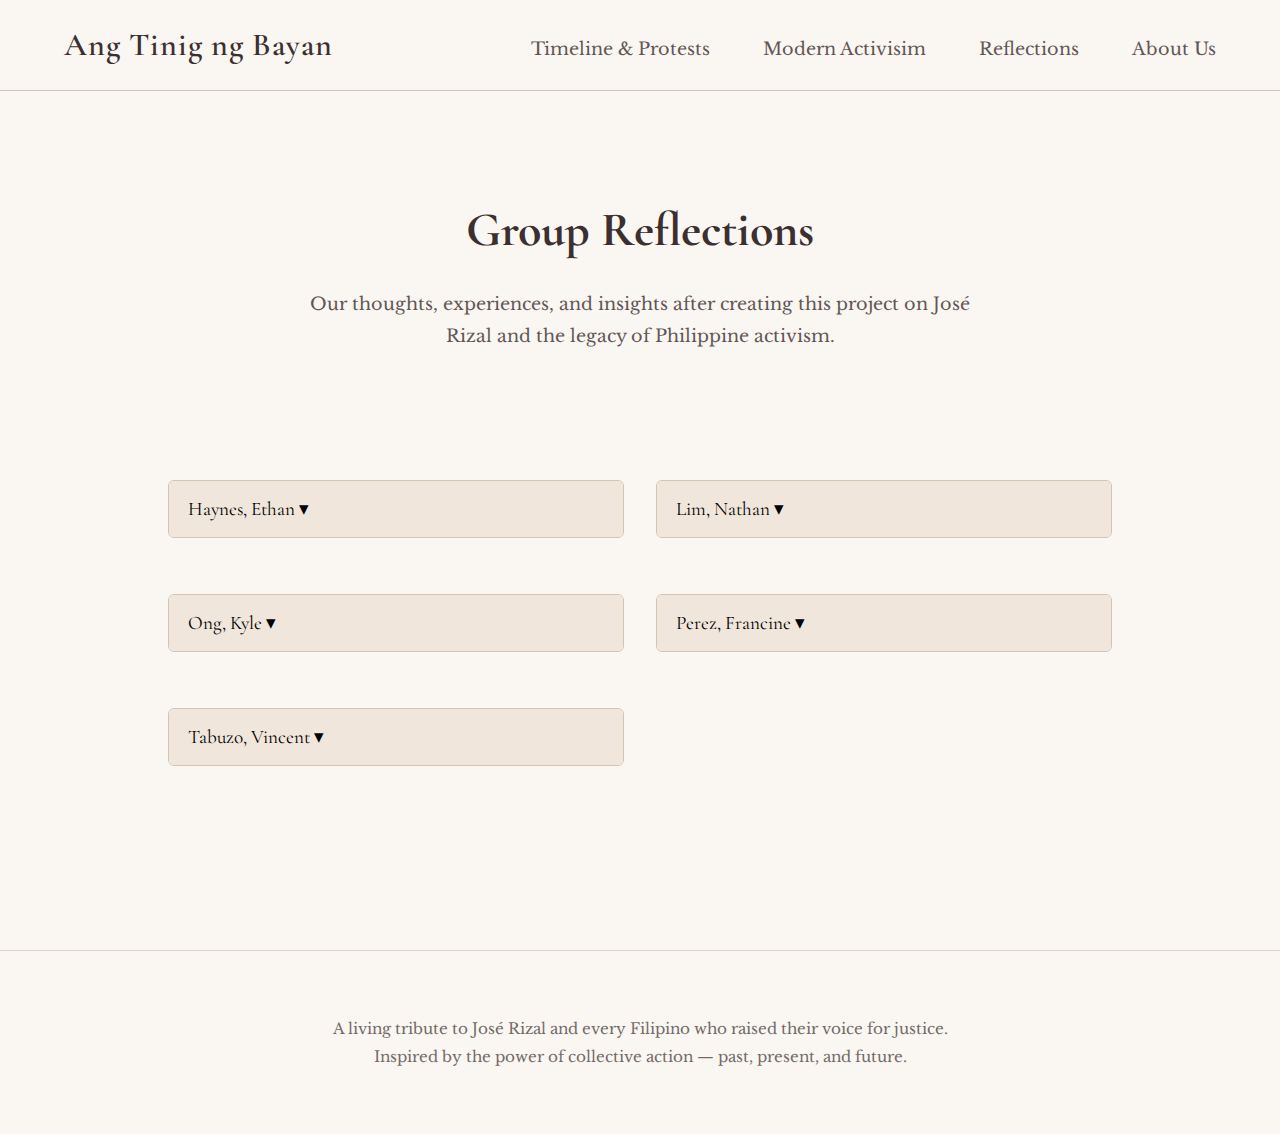
<file: reflectionpage.html>
<!DOCTYPE html>
<html lang="en">

<head>
    <meta charset="UTF-8" />
    <meta name="viewport" content="width=device-width, initial-scale=1.0" />
    <title>Ang Tinig ng Bayan | José Rizal & Philippine Protests</title>
    <link rel="stylesheet" href="../styles/reflection.css">
    <link
        href="https://fonts.googleapis.com/css2?family=Cormorant+Garamond:wght@400;600&family=Libre+Baskerville:wght@400;700&display=swap"
        rel="stylesheet">
</head>

<body>
    <header>
        <nav>
            <a href="index.html" class="logo">Ang Tinig ng Bayan</a>
            <div class="nav-links">
                <a href="timelinepage.html">Timeline & Protests</a>
                <a href="modernpage.html">Modern Activisim</a>
                <a href="reflectionpage.html">Reflections</a>
                <a href="aboutpage.html">About Us</a>
            </div>
        </nav>
    </header>

    <main>
        <!-- HERO SECTION -->
        <section class="hero">
            <h1>Group Reflections</h1>
            <p>
                Our thoughts, experiences, and insights after creating this project on José Rizal and the legacy of
                Philippine activism.
            </p>
        </section>

        <!-- REFLECTION CARDS -->
        <section class="section">
            <div class="reflection-grid">
                <div class="ref-dropdown">
                    <button class="ref-btn">Haynes, Ethan ▾</button>
                    <div class="ref-content">
                        <h3>Experience</h3>
                        <p>
                            Working on this project was a learning experience on the legacy of Rizal and the love of the Filipinos for our country. 
                            It was fun to work on this project with the help of my peers, as we all worked together to make an educational website
                        </p>
                        <h3>Insights</h3>
                        <p>
                            I see that action is important in order to achieve reformation, as Rizal did to reform the Philippines in the Spanish 
                            colonial era, and what our current generation is doing to reform the existing corruption in the Philippines
                        </p>
                    </div>
                </div>

                <div class="ref-dropdown">
                    <button class="ref-btn">Lim, Nathan ▾</button>
                    <div class="ref-content">
                        <h3>Experience</h3>
                        <p>
                            I’ve always looked at this multimedia project as an opportunity to take what I’ve learned in this course and to contextualize 
                            it in the modern Philippine setting. Working on the content side was an insightful experience as I was able to read through 
                            different articles, blogs, and memoirs of key events that shaped the current political state of society. 
                        </p>
                        <h3>Insights</h3>
                        <p>
                            I only really realized now how persistent social issues such as inequality, injustice, and corruption are. From Rizal’s time to today, 
                            social cancer is still an incurable sickness. The mass movements that occurred this year gave me so much hope for our generation. 
                            However, reading about the two EDSA revolutions, although inspiring, somehow took all that hope away. It begged the question: 
                            “We’ve freed ourselves before, why are we back here again?” Nevertheless, I also learned from the past movements that power 
                            lies within the people, which made me realize that giving up would make me part of the problem that we are all facing. To be 
                            Rizal-like is to continue pushing for the betterment of society, which I believe should be the goal of every Filipino.
                        </p>
                    </div>
                </div>

                <div class="ref-dropdown">
                    <button class="ref-btn">Ong, Kyle ▾</button>
                    <div class="ref-content">
                        <h3>Experience</h3>
                        <p>
                            With this project, our group collaborated closely to research, organize, and present information about Rizal and modern 
                            civic action. We divided responsibilities fairly and communicated regularly to ensure the website content was consistent 
                            and clear. The main challenge was finding credible and trustworthy sources, which pushed us to cross-check facts and critically 
                            evaluate materials. Overall, the experience strengthened our teamwork and gave us valuable insights into both historical and 
                            modern activism.
                        </p>
                        <h3>Insights</h3>
                        <p>
                            Studying José Rizal alongside modern protest movements helped us see how civic action evolves but remains essential over time. 
                            Rizal’s work showed that activism can take many forms, from writing and education to peaceful advocacy grounded in moral courage. 
                            Modern movements continue to reflect these same values of justice, awareness, and speaking out. This project highlighted that 
                            activism remains relevant today and that citizens play a vital role in shaping society.
                        </p>
                    </div>
                </div>

                <div class="ref-dropdown">
                    <button class="ref-btn">Perez, Francine ▾</button>
                    <div class="ref-content">
                        <h3>Experience</h3>
                        <p>
                            Working on this project gave me a space to really immerse myself in the life and writings of Rizal in a way I never had before. 
                            While helping to research and build our website’s narrative, I found myself tracing the lines from his critiques of Spanish rule 
                            to the conversations we have about our country today. Collaborating with the group made the process feel alive; it wasn’t just an 
                            assignment, but a shared effort to piece together a story that still matters.
                        </p>
                        <h3>Insights</h3>
                        <p>
                            What struck me most was realizing how Rizal’s idea of a “social cancer” wasn’t just a metaphor for his time, but a diagnosis that 
                            still applies. We see it in the systemic issues that persist, the gaps between rich and poor, the search for true justice, and the 
                            deep weariness people feel toward corruption. Reading about the revolutions and uprisings in our history was both inspiring and 
                            sobering; it showed me that freedom is never finally won, but constantly defended and renewed. This project reaffirmed for me that 
                            our role isn’t just to look back and admire, but to look around and ask what we can do now. If Rizal taught us anything, it’s that 
                            love for country isn’t a feeling you keep to yourself—it’s something you choose to act on, however you can. 
                        </p>
                    </div>
                </div>

                <div class="ref-dropdown">
                    <button class="ref-btn">Tabuzo, Vincent ▾</button>
                    <div class="ref-content">
                        <h3>Experience</h3>
                        <p>
                            My experience working on this project was a very educational one, given the research I needed to do on Rizal and Philippine history.
                             At the same time, as a computer science student I was ablw to apply what I was leaening in my technical courses to something that will better the country, 
                             even if only by a small margin. I'm proud of what I built and I look forward to using my knowledge for the country's benefit in the future.
                        </p>
                        <h3>Insights</h3>
                        <p>
                            Silence is the only thing that enables evil to do what it wants. The protests showed that together, 
                            the voices of struggling and wronged Filipinos can change the course of history, such as during Edsa 1. 
                            I also realized that anyone who truly comprehends what was done to the Philippines in the past cannot just stay silent in 
                            today's time as the very same corruption and repression of the Filipino people is happening again through incapable public servants. 
                            I widh to eee the same reform in the oast applied to the current generation similar to what Rizal wanted.
                        </p>
                    </div>
                </div>
            </div>
        </section>
    </main>

    <footer>
        A living tribute to José Rizal and every Filipino who raised their voice for justice.<br>
        Inspired by the power of collective action — past, present, and future.
    </footer>

    <script>
        const refButtons = document.querySelectorAll('.ref-btn');

        refButtons.forEach(button => {
            button.addEventListener('click', () => {
                const dropdown = button.parentElement;
                const content = button.nextElementSibling;

                // Close all other dropdowns
                document.querySelectorAll('.ref-dropdown').forEach(d => {
                    if (d !== dropdown) {
                        d.querySelector('.ref-content').classList.remove('open');
                        const btn = d.querySelector('.ref-btn');
                        if (btn.textContent.includes('▴')) {
                            btn.textContent = btn.textContent.replace('▴', '▾');
                        }
                    }
                });

                // Toggle the clicked one
                content.classList.toggle('open');
                if (button.textContent.includes('▾')) {
                    button.textContent = button.textContent.replace('▾', '▴');
                } else {
                    button.textContent = button.textContent.replace('▴', '▾');
                }
            });
        });
    </script>
</body>

</html>
</file>
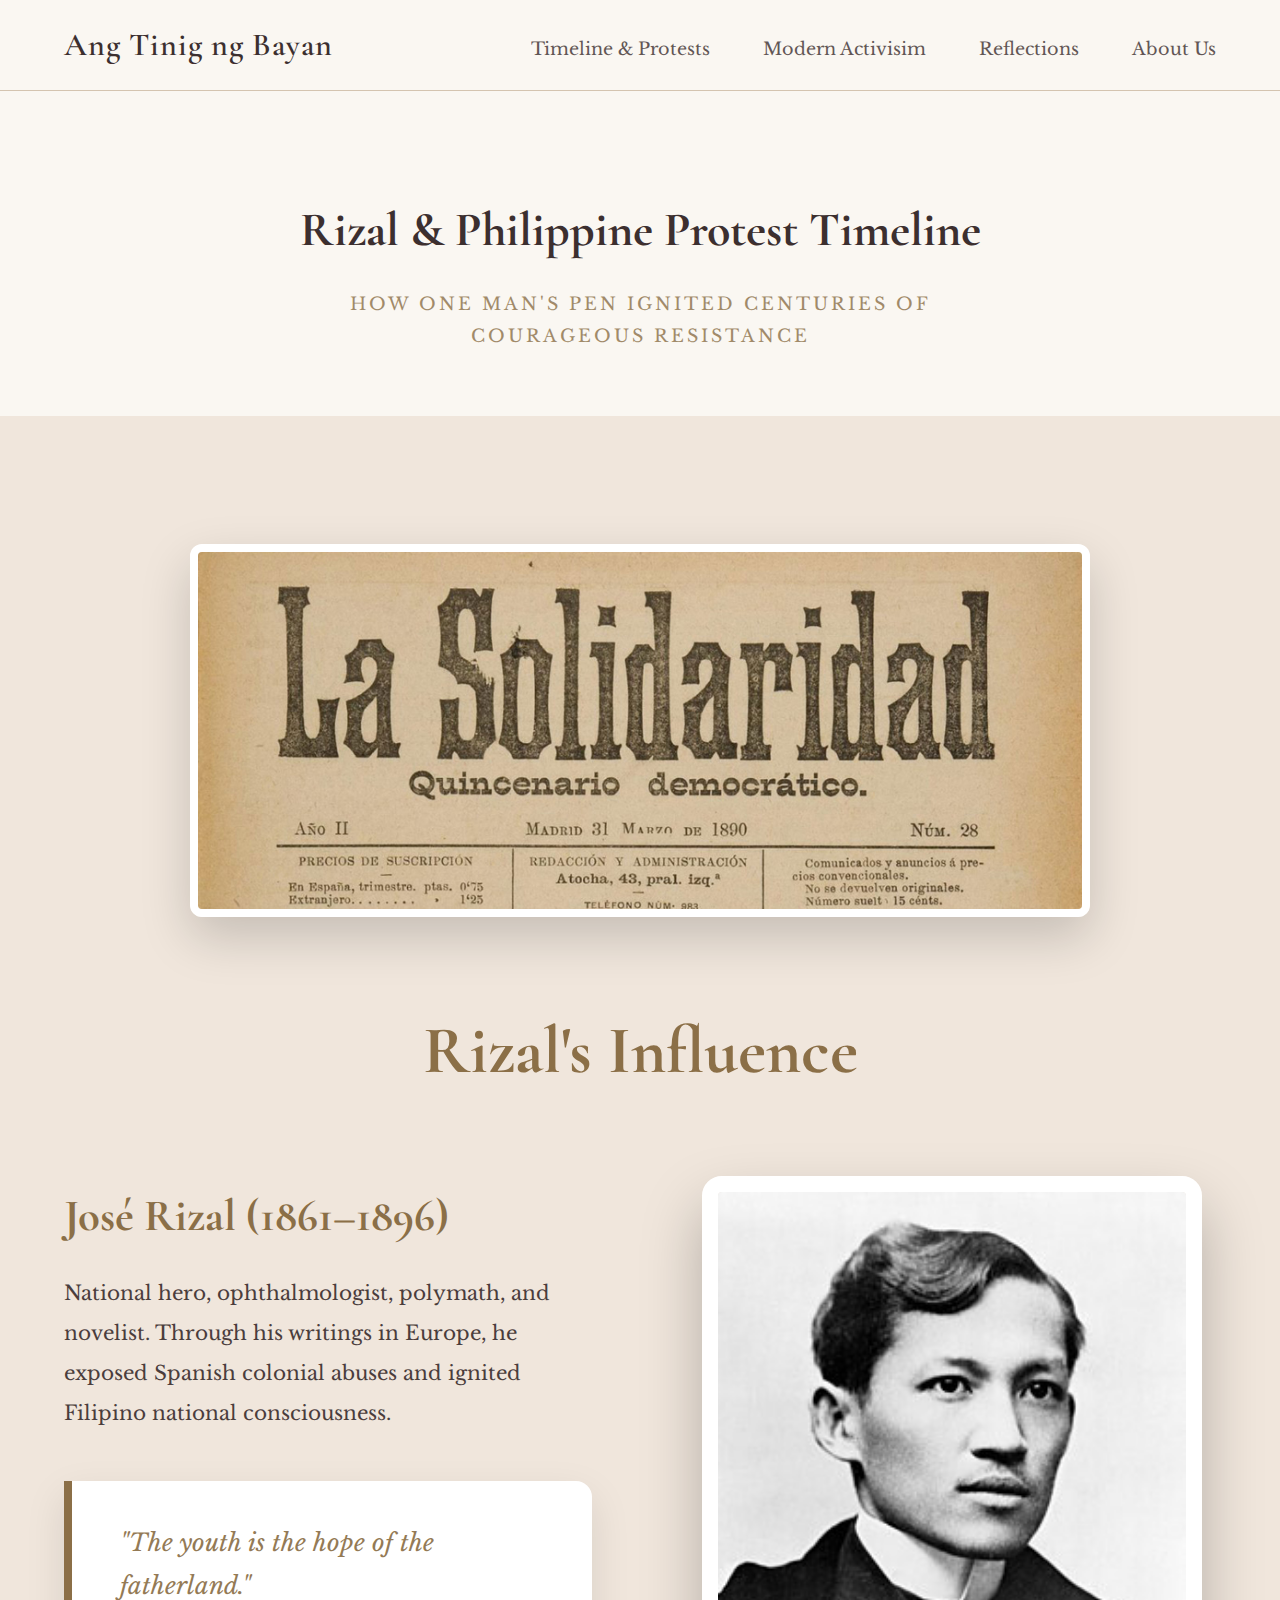
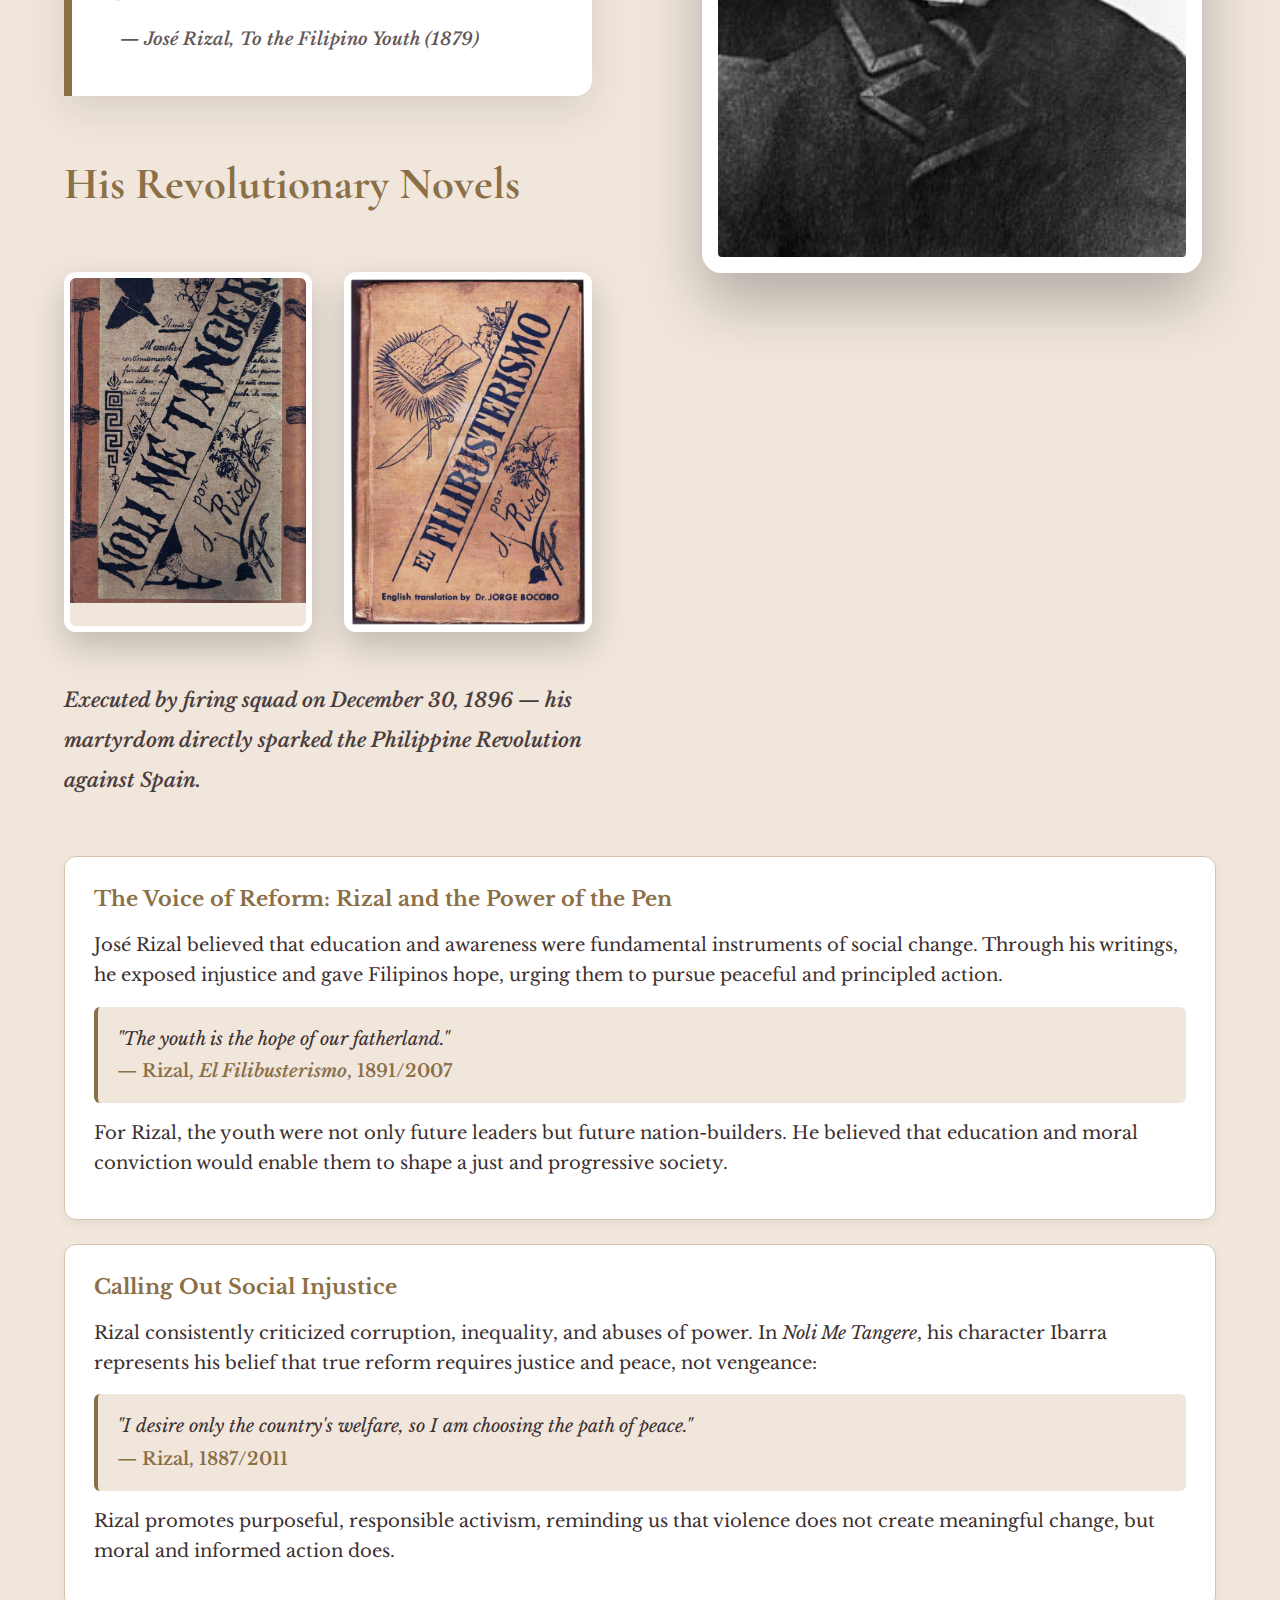
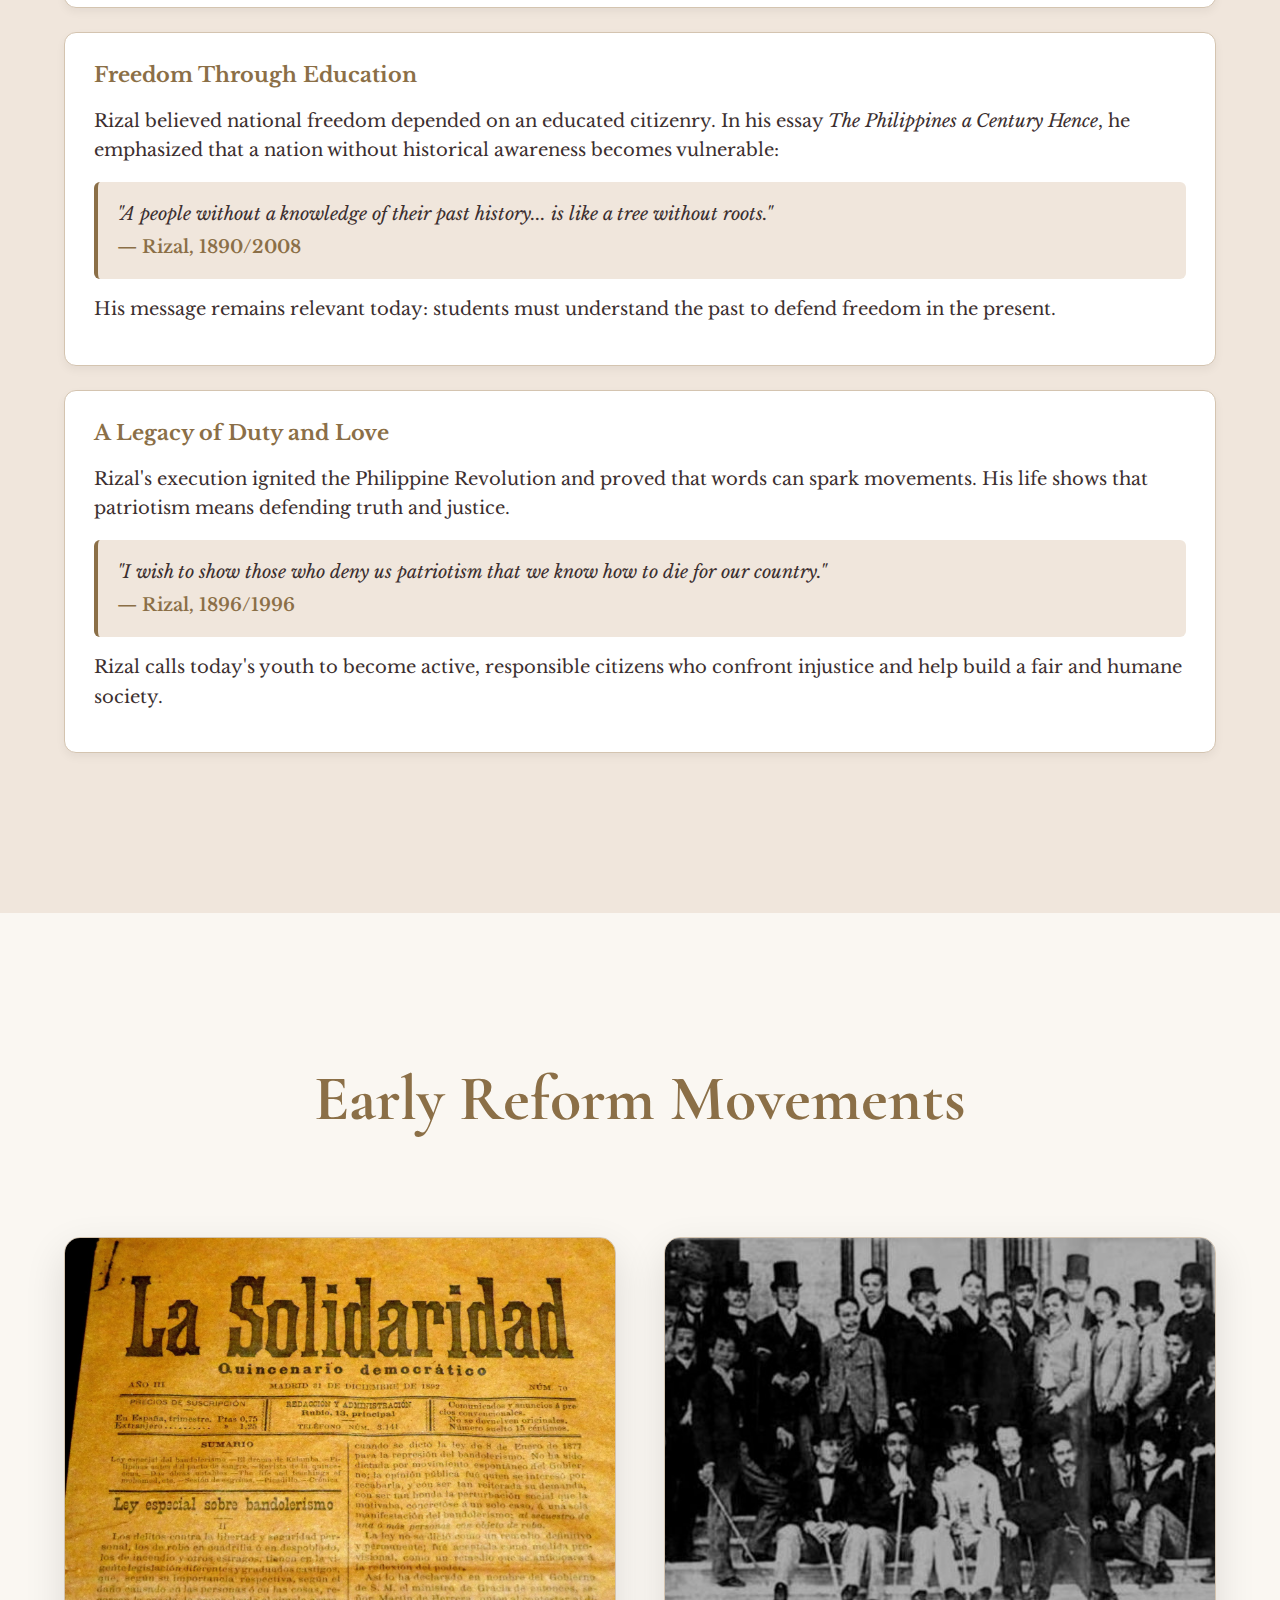
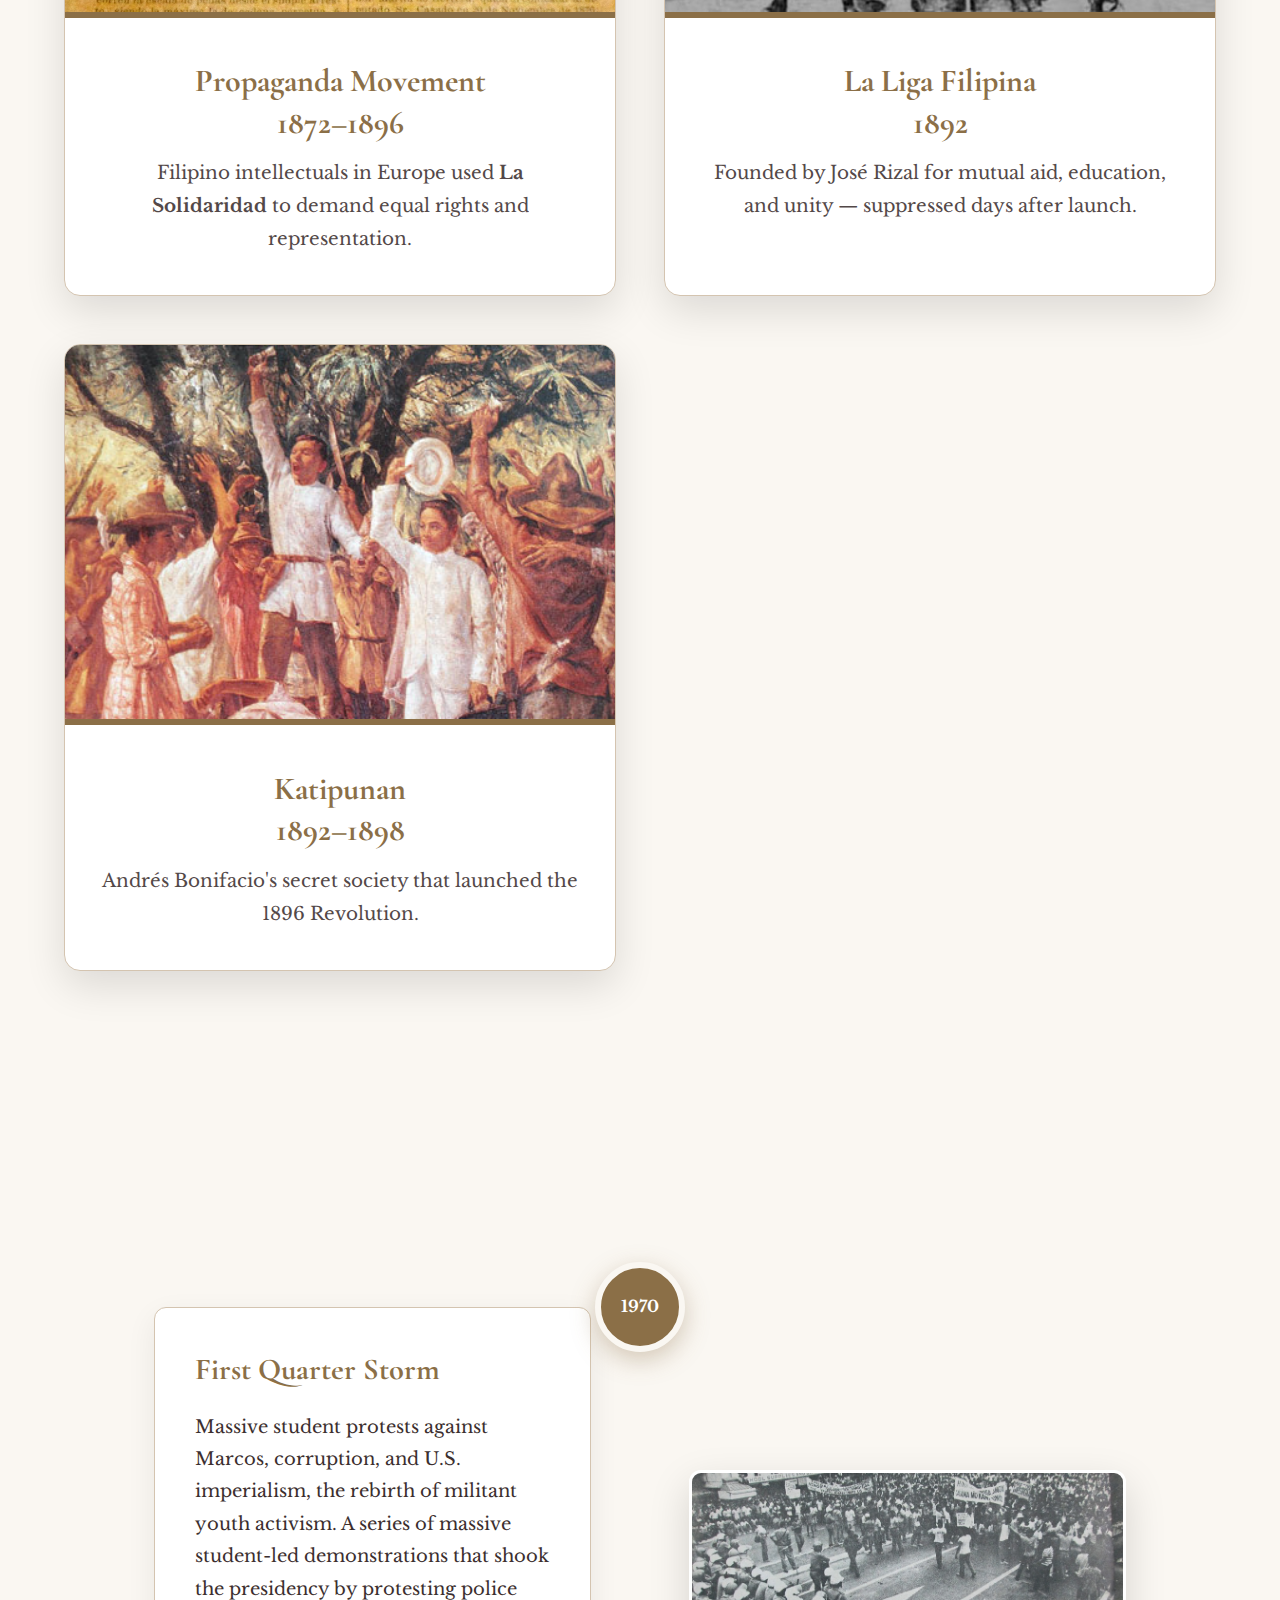
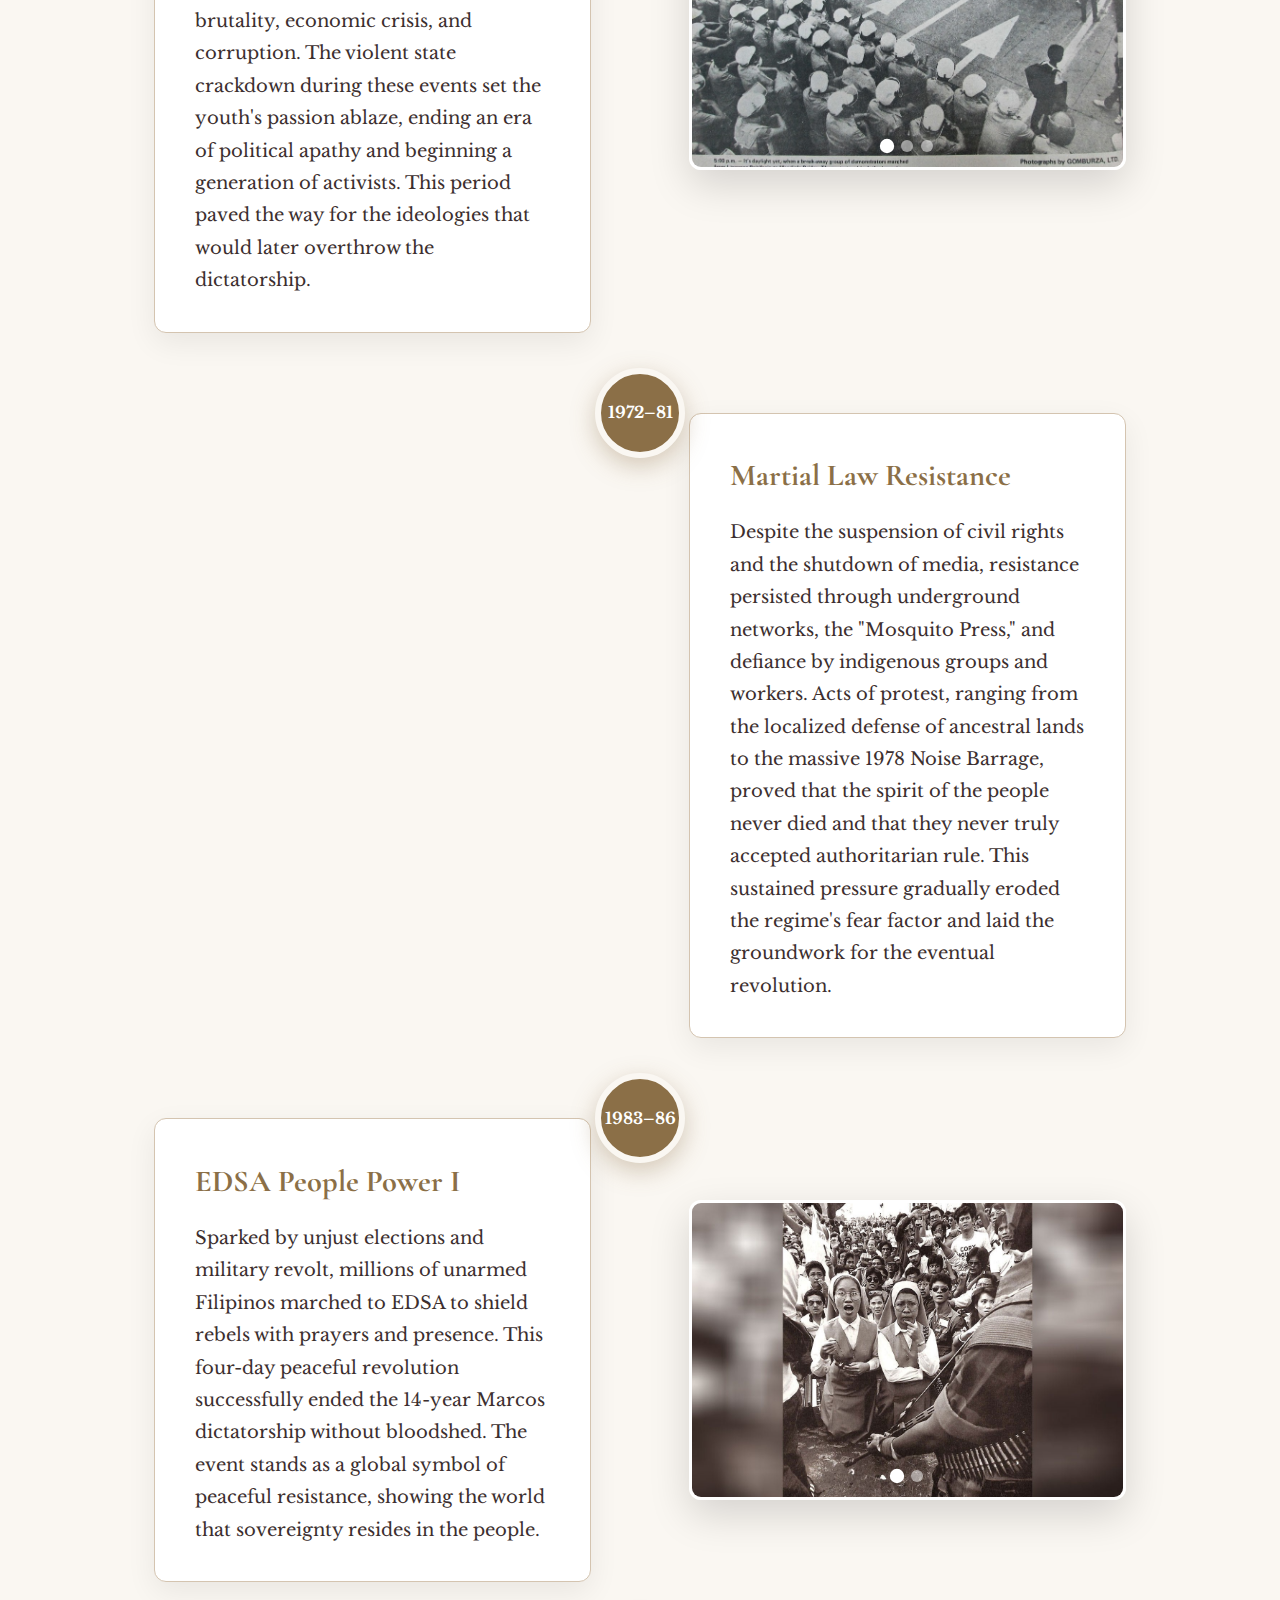
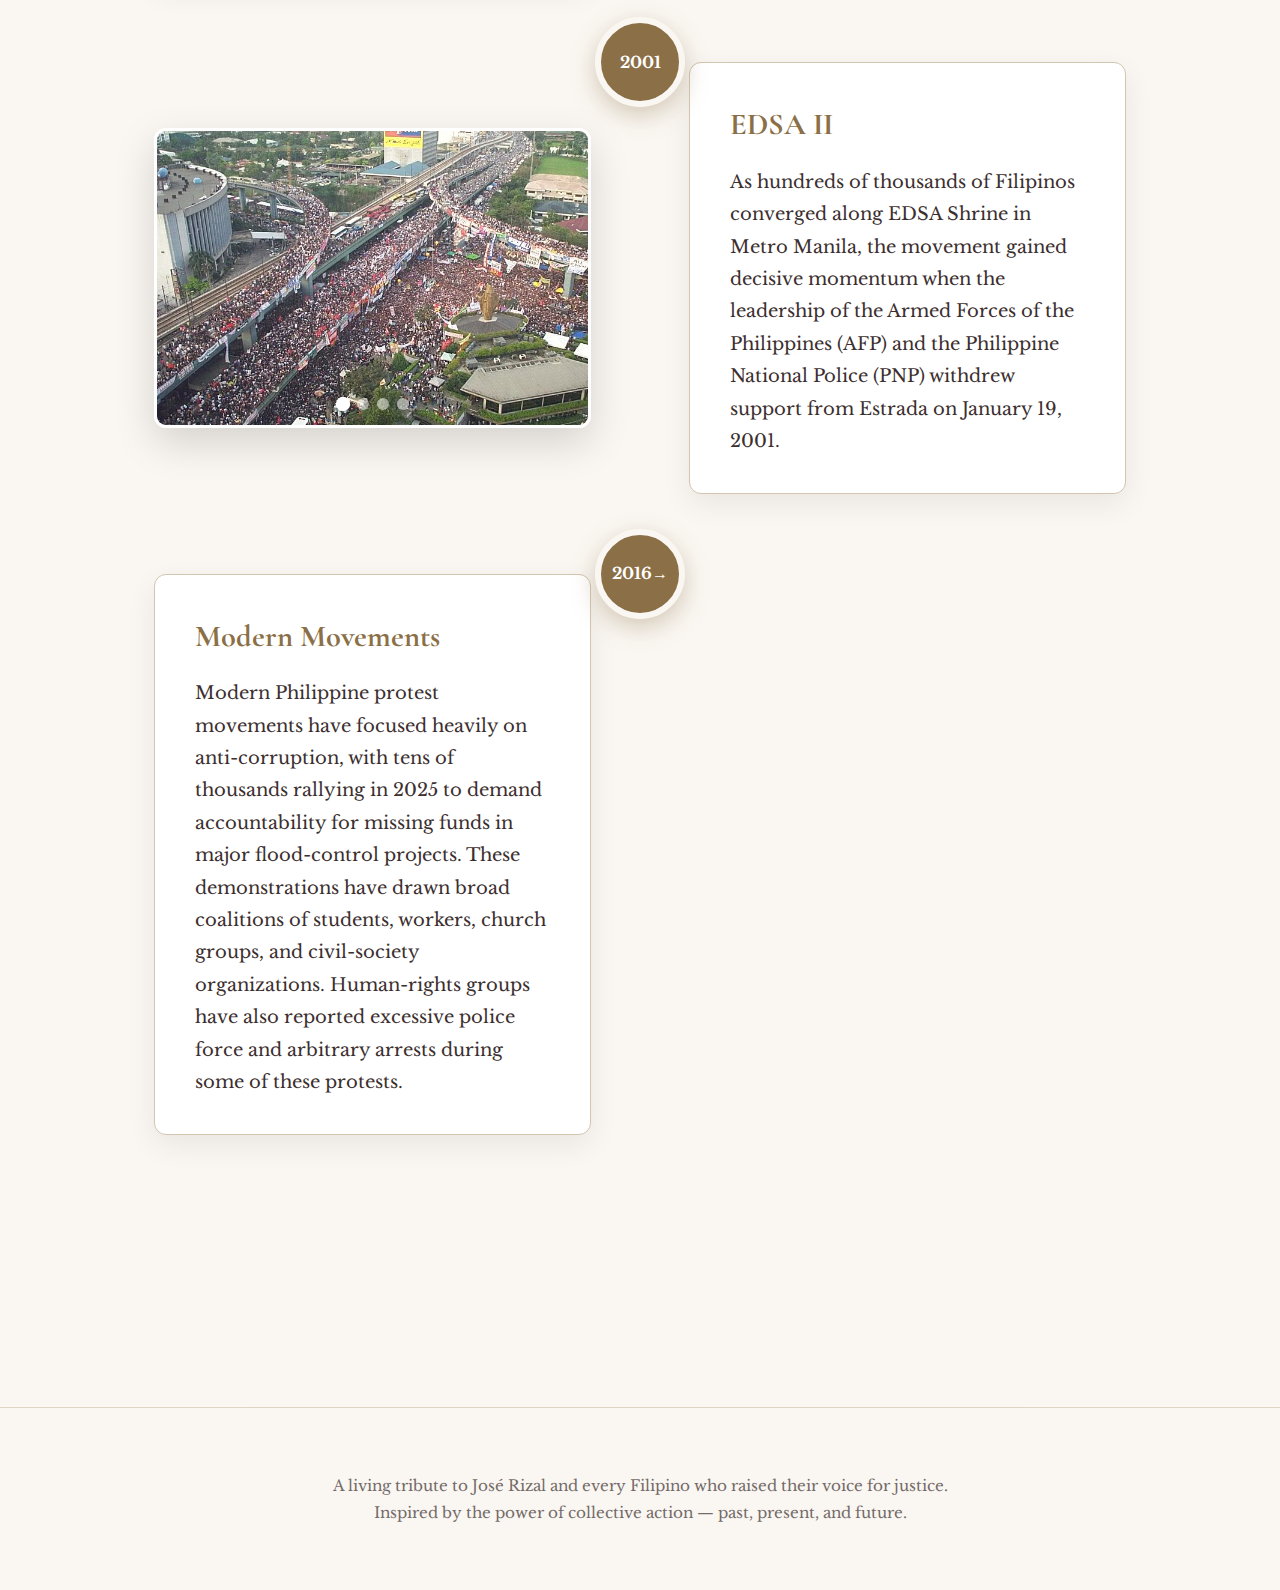
<file: timelinepage.html>
<!DOCTYPE html>
<html lang="en">

<head>
    <meta charset="UTF-8" />
    <meta name="viewport" content="width=device-width, initial-scale=1.0" />
    <title>Ang Tinig ng Bayan | José Rizal & Philippine Protests</title>
    <link rel="stylesheet" href="../styles/timeline.css">
    <link
        href="https://fonts.googleapis.com/css2?family=Cormorant+Garamond:wght@400;600&family=Libre+Baskerville:wght@400;700&display=swap"
        rel="stylesheet">
</head>

<body>
    <header>
        <nav>
            <a href="index.html" class="logo">Ang Tinig ng Bayan</a>
            <div class="nav-links">
                <a href="timelinepage.html">Timeline & Protests</a>
                <a href="modernpage.html">Modern Activisim</a>
                <a href="reflectionpage.html">Reflections</a>
                <a href="aboutpage.html">About Us</a>
            </div>
        </nav>
    </header>

    <main>
        <!-- HERO -->
        <section class="hero">
            <h1 class="fade-in">Rizal & Philippine Protest Timeline</h1>
            <p class="timeline-hero-subtitle fade-in-delay">How one man's pen ignited centuries of courageous resistance</p>
        </section>

        <!-- Rizal Section -->
        <section class="rizal-section fade-up">
            <div class="rizal-masthead">
                <img src="../images/La solidaridad header.jpg" alt="La Solidaridad 1890 masthead" />
            </div>
            <h2 class="rizal-title fade-up-delay">Rizal's Influence</h2>

            <div class="rizal-grid-v2 fade-up">
                <div class="rizal-text">
                    <h3>José Rizal (1861–1896)</h3>
                    <p>National hero, ophthalmologist, polymath, and novelist. Through his writings in Europe, he
                        exposed Spanish colonial abuses and ignited Filipino national consciousness.</p>

                    <div class="rizal-quote fade-up-delay">
                        <p>"The youth is the hope of the fatherland."</p>
                        <cite>— José Rizal, <em>To the Filipino Youth</em> (1879)</cite>
                    </div>

                    <h3>His Revolutionary Novels</h3>
                    <div class="rizal-books">
                        <div class="rizal-book-cover fade-up-delay">
                            <img src="../images/Noli me Tangere Cover.jpg" alt="Noli Me Tángere (1887)">
                        </div>
                        <div class="rizal-book-cover fade-up-delay">
                            <img src="../images/El Filibusterismo cover.png" alt="El Filibusterismo (1891)">
                        </div>
                    </div>

                    <p class="rizal-execution fade-up-delay">
                        Executed by firing squad on December 30, 1896 — his martyrdom directly sparked the Philippine
                        Revolution against Spain.
                    </p>
                </div>

                <div class="rizal-portrait-classic fade-up">
                    <img src="../images/Jose Rizal pic.jpg" alt="José Rizal, 1890s">
                </div>
            </div>

            <div class="rizal-expanded fade-up">
                <div class="rizal-card">
                    <h3>The Voice of Reform: Rizal and the Power of the Pen</h3>
                    <p>
                        José Rizal believed that education and awareness were fundamental instruments of social
                        change. Through his writings, he exposed injustice and gave Filipinos hope, urging them
                        to pursue peaceful and principled action.
                    </p>
                    <div class="rizal-quote-block">
                        "The youth is the hope of our fatherland."<br>
                        <cite>— Rizal, <em>El Filibusterismo</em>, 1891/2007</cite>
                    </div>
                    <p>
                        For Rizal, the youth were not only future leaders but future nation-builders. He believed
                        that education and moral conviction would enable them to shape a just and progressive
                        society.
                    </p>
                </div>
                <div class="rizal-card">
                    <h3>Calling Out Social Injustice</h3>
                    <p>
                        Rizal consistently criticized corruption, inequality, and abuses of power. In
                        <em>Noli Me Tangere</em>, his character Ibarra represents his belief that true reform
                        requires justice and peace, not vengeance:
                    </p>

                    <div class="rizal-quote-block">
                        "I desire only the country's welfare, so I am choosing the path of peace."<br>
                        <cite>— Rizal, 1887/2011</cite>
                    </div>

                    <p>
                        Rizal promotes purposeful, responsible activism, reminding us that violence does not create
                        meaningful change, but moral and informed action does.
                    </p>
                </div>
                <div class="rizal-card">
                    <h3>Freedom Through Education</h3>
                    <p>
                        Rizal believed national freedom depended on an educated citizenry. In his essay
                        <em>The Philippines a Century Hence</em>, he emphasized that a nation without historical
                        awareness becomes vulnerable:
                    </p>

                    <div class="rizal-quote-block">
                        "A people without a knowledge of their past history... is like a tree without roots."<br>
                        <cite>— Rizal, 1890/2008</cite>
                    </div>

                    <p>
                        His message remains relevant today: students must understand the past to defend freedom
                        in the present.
                    </p>
                </div>
                <div class="rizal-card">
                    <h3>A Legacy of Duty and Love</h3>
                    <p>
                        Rizal's execution ignited the Philippine Revolution and proved that words can spark
                        movements. His life shows that patriotism means defending truth and justice.
                    </p>

                    <div class="rizal-quote-block">
                        "I wish to show those who deny us patriotism that we know how to die for our country."<br>
                        <cite>— Rizal, 1896/1996</cite>
                    </div>

                    <p>
                        Rizal calls today's youth to become active, responsible citizens who confront injustice
                        and help build a fair and humane society.
                    </p>
                </div>
            </div>
        </section>

        <!-- Reform Section -->
        <section class="reform-section">
            <h2 class="reform-title fade-up">Early Reform Movements</h2>
            <div class="reform-grid">
                <div class="reform-card fade-up">
                    <img src="../images/la solidaridad newspape.jpg" alt="La Solidaridad" class="reform-card-img">
                    <div class="reform-card-body">
                        <h3>Propaganda Movement<br>1872–1896</h3>
                        <p>Filipino intellectuals in Europe used <strong>La Solidaridad</strong> to demand equal rights
                            and representation.</p>
                    </div>
                </div>

                <div class="reform-card fade-up-delay">
                    <img src="../images/la liga.jpg" alt="La Liga Filipina" class="reform-card-img">
                    <div class="reform-card-body">
                        <h3>La Liga Filipina<br>1892</h3>
                        <p>Founded by José Rizal for mutual aid, education, and unity — suppressed days after launch.</p>
                    </div>
                </div>

                <div class="reform-card fade-up-delay-2">
                    <img src="../images/cry of pugad lawin.jpg" alt="Cry of Pugad Lawin" class="reform-card-img">
                    <div class="reform-card-body">
                        <h3>Katipunan<br>1892–1898</h3>
                        <p>Andrés Bonifacio's secret society that launched the 1896 Revolution.</p>
                    </div>
                </div>
            </div>
        </section>

        <!-- Timeline -->
        <div class="timeline-wrapper">
            <!-- First Quarter Storm -->
            <div class="timeline-block fade-left">
                <div class="year-circle">1970</div>
                <div class="timeline-card">
                    <h3>First Quarter Storm</h3>
                    <p>
                        Massive student protests against Marcos, corruption, and U.S. imperialism, the rebirth of militant youth activism. 
                        A series of massive student-led demonstrations that shook the presidency by protesting police brutality, economic crisis, 
                        and corruption. The violent state crackdown during these events set the youth's passion ablaze, ending an era of political 
                        apathy and beginning a generation of activists. This period paved the way for the ideologies that would later overthrow 
                        the dictatorship.
                    </p>
                </div>
                <div class="timeline-image-slideshow">
                    <div class="slideshow-container" data-slideshow="fqs">
                        <div class="slide active">
                            <img src="../images/FQS_1.jpg" alt="First Quarter Storm protest">
                        </div>
                        <div class="slide">
                            <img src="../images/FQS_2.jpg" alt="First Quarter Storm demonstration">
                        </div>
                        <div class="slide">
                            <img src="../images/FQS_3.jpg" alt="First Quarter Storm students">
                        </div>
                        <div class="slide-indicators">
                            <span class="indicator active" data-index="0"></span>
                            <span class="indicator" data-index="1"></span>
                            <span class="indicator" data-index="2"></span>
                        </div>
                    </div>
                </div>
            </div>

            <!-- Martial Law Resistance -->
            <div class="timeline-block left fade-right">
                <div class="year-circle">1972–81</div>
                <div class="timeline-image-slideshow">
                    <div class=" static-image">
                    </div>
                </div>
                <div class="timeline-card">
                    <h3>Martial Law Resistance</h3>
                    <p>
                        Despite the suspension of civil rights and the shutdown of media, resistance persisted through underground networks, 
                        the "Mosquito Press," and defiance by indigenous groups and workers. Acts of protest, ranging from the localized 
                        defense of ancestral lands to the massive 1978 Noise Barrage, proved that the spirit of the people never died and 
                        that they never truly accepted authoritarian rule. This sustained pressure gradually eroded the regime's fear factor and 
                        laid the groundwork for the eventual revolution.
                    </p>
                </div>
            </div>

            <!-- EDSA People Power I -->
            <div class="timeline-block fade-left">
                <div class="year-circle">1983–86</div>
                <div class="timeline-card">
                    <h3>EDSA People Power I</h3>
                    <p>
                        Sparked by unjust elections and military revolt, millions of unarmed Filipinos marched to EDSA to shield rebels with prayers 
                        and presence. This four-day peaceful revolution successfully ended the 14-year Marcos dictatorship without bloodshed. The event 
                        stands as a global symbol of peaceful resistance, showing the world that sovereignty resides in the people.
                    </p>
                </div>
                <div class="timeline-image-slideshow">
                    <div class="slideshow-container" data-slideshow="edsa1">
                        <div class="slide active">
                            <img src="../images/edsa_1.jpg" alt="EDSA People Power I protest">
                        </div>
                        <div class="slide">
                            <img src="../images/edsa_1.2.jpg" alt="EDSA People Power I demonstration">
                        </div>
                        <div class="slide-indicators">
                            <span class="indicator active" data-index="0"></span>
                            <span class="indicator" data-index="1"></span>
                        </div>
                    </div>
                </div>
            </div>

            <!-- EDSA II -->
            <div class="timeline-block left fade-right">
                <div class="year-circle">2001</div>
                <div class="timeline-image-slideshow">
                    <div class="slideshow-container" data-slideshow="edsa2">
                        <div class="slide active">
                            <img src="../images/edsa_2.jpg" alt="EDSA II protest">
                        </div>
                        <div class="slide">
                            <img src="../images/edsa_2.2.jpeg" alt="EDSA II demonstration">
                        </div>
                        <div class="slide">
                            <img src="../images/edsa_2.3.jpg" alt="EDSA II crowd">
                        </div>
                        <div class="slide">
                            <img src="../images/edsa_2.4.jpg" alt="EDSA II gathering">
                        </div>
                        <div class="slide-indicators">
                            <span class="indicator active" data-index="0"></span>
                            <span class="indicator" data-index="1"></span>
                            <span class="indicator" data-index="2"></span>
                            <span class="indicator" data-index="3"></span>
                        </div>
                    </div>
                </div>
                <div class="timeline-card">
                    <h3>EDSA II</h3>
                    <p>
                        As hundreds of thousands of Filipinos converged along EDSA Shrine in Metro Manila, the movement gained decisive momentum when 
                        the leadership of the Armed Forces of the Philippines (AFP) and the Philippine National Police (PNP) withdrew support from Estrada 
                        on January 19, 2001.
                    </p>
                </div>
            </div>

            <!-- Modern Movements -->
            <div class="timeline-block fade-left">
                <div class="year-circle">2016→</div>
                <div class="timeline-card">
                    <h3>Modern Movements</h3>
                    <p>
                        Modern Philippine protest movements have focused heavily on anti-corruption, with tens of thousands rallying in 2025 to 
                        demand accountability for missing funds in major flood-control projects. These demonstrations have drawn broad coalitions 
                        of students, workers, church groups, and civil-society organizations. Human-rights groups have also reported excessive police 
                        force and arbitrary arrests during some of these protests.
                    </p>
                </div>
                <div class="timeline-image-slideshow">
                    </div>
                </div>
            </div>
        </div>
    </main>

    <footer>
        A living tribute to José Rizal and every Filipino who raised their voice for justice.<br>
        Inspired by the power of collective action — past, present, and future.
    </footer>

    <button id="topBtn">↑</button>

    <script>
        
        const faders = document.querySelectorAll('.fade-up, .fade-in, .fade-left, .fade-right, .fade-up-delay, .fade-up-delay-2, .fade-up-delay-3');
        const appearOptions = {
            threshold: 0.2,
            rootMargin: "0px 0px -50px 0px"
        };
        const appearOnScroll = new IntersectionObserver(function(entries, appearOnScroll) {
            entries.forEach(entry => {
                if (!entry.isIntersecting) {
                    return;
                } else {
                    entry.target.classList.add('appear');
                    appearOnScroll.unobserve(entry.target);
                }
            });
        }, appearOptions);
        faders.forEach(fader => {
            appearOnScroll.observe(fader);
        });

        const topBtn = document.getElementById("topBtn");
        window.addEventListener("scroll", () => {
            topBtn.style.display = window.scrollY > 300 ? "block" : "none";
        });
        topBtn.onclick = () => window.scrollTo({ top: 0, behavior: 'smooth' });

        
        class Slideshow {
            constructor(container) {
                this.container = container;
                this.slides = container.querySelectorAll('.slide');
                this.indicators = container.querySelectorAll('.indicator');
                this.currentIndex = 0;
                this.interval = null;
                this.slideshowId = container.getAttribute('data-slideshow');
                
                
                this.showSlide(0);
                
                
                this.startAutoAdvance();
                
                
                this.indicators.forEach(indicator => {
                    indicator.addEventListener('click', (e) => {
                        const index = parseInt(e.target.getAttribute('data-index'));
                        this.showSlide(index);
                        this.resetAutoAdvance();
                    });
                });
                
                
                container.addEventListener('mouseenter', () => this.pauseAutoAdvance());
                container.addEventListener('mouseleave', () => this.startAutoAdvance());
            }
            
            showSlide(index) {
                
                this.slides.forEach(slide => slide.classList.remove('active'));
                this.indicators.forEach(indicator => indicator.classList.remove('active'));
                
                
                this.slides[index].classList.add('active');
                this.indicators[index].classList.add('active');
                this.currentIndex = index;
            }
            
            nextSlide() {
                const nextIndex = (this.currentIndex + 1) % this.slides.length;
                this.showSlide(nextIndex);
            }
            
            startAutoAdvance() {
                
                const interval = 4000; 
                this.interval = setInterval(() => this.nextSlide(), interval);
            }
            
            pauseAutoAdvance() {
                if (this.interval) {
                    clearInterval(this.interval);
                    this.interval = null;
                }
            }
            
            resetAutoAdvance() {
                this.pauseAutoAdvance();
                this.startAutoAdvance();
            }
        }
        
        
        document.addEventListener('DOMContentLoaded', () => {
            const slideshowContainers = document.querySelectorAll('.slideshow-container[data-slideshow]');
            slideshowContainers.forEach(container => {
                new Slideshow(container);
            });
        });
    </script>
</body>
</html>
</file>
<file: styles/index.css>
:root {
    --bg: #FAF7F2;
    --text: #3C2F2F;
    --accent: #8B6F47;
    --light: #F0E6DC;
    --border: #D4C4B0;
    --success: #2E7D32;
    --error: #C62828;
}

* {
    margin: 0;
    padding: 0;
    box-sizing: border-box;
}

body {
    background: var(--bg);
    color: var(--text);
    font-family: 'Libre Baskerville', serif;
    line-height: 1.8;
    font-size: 18px;
    overflow-x: hidden;
}

header {
    padding: 1rem 5%;
    border-bottom: 1px solid var(--border);
    background: var(--bg);
    position: sticky;
    top: 0;
    z-index: 1000;
    box-shadow: 0 2px 15px rgba(0,0,0,0.05);
}

nav {
    max-width: 1400px;
    margin: 0 auto;
    display: flex;
    justify-content: space-between;
    align-items: center;
}

.logo {
    font-family: 'Cormorant Garamond', serif;
    font-size: 2.2rem;
    font-weight: 600;
    color: var(--text);
    text-decoration: none;
    letter-spacing: 1px;
    transition: color 0.3s;
}

.logo:hover {
    color: var(--accent);
}

.nav-links a {
    margin-left: 3rem;
    color: var(--text);
    text-decoration: none;
    font-size: 1.1rem;
    opacity: 0.8;
    transition: all 0.3s;
    position: relative;
}

.nav-links a:hover {
    opacity: 1;
    color: var(--accent);
}

.nav-links a::after {
    content: '';
    position: absolute;
    bottom: -5px;
    left: 0;
    width: 0;
    height: 2px;
    background: var(--accent);
    transition: width 0.3s;
}

.nav-links a:hover::after {
    width: 100%;
}

.mobile-menu-btn {
    display: none;
    font-size: 1.5rem;
    cursor: pointer;
    color: var(--text);
}

.mobile-nav {
    display: none;
    flex-direction: column;
    background: var(--bg);
    padding: 1rem;
    border-top: 1px solid var(--border);
}

.mobile-nav.active {
    display: flex;
}

.mobile-nav a {
    padding: 0.8rem 0;
    color: var(--text);
    text-decoration: none;
    border-bottom: 1px solid var(--border);
}

.mobile-nav a:last-child {
    border-bottom: none;
}

main {
    max-width: 1400px;
    margin: 0 auto;
}


.hero {
    display: flex;
    align-items: center;
    justify-content: space-between;
    padding: 4rem 5% 8rem;
    gap: 4rem;
    min-height: 80vh;
}

.hero-content {
    flex: 1;
    max-width: 600px;
}

.hero h1 {
    font-family: 'Cormorant Garamond', serif;
    font-size: 4.5rem;
    margin-bottom: 1rem;
    color: var(--text);
    animation: fadeIn 2s ease-in-out;
    line-height: 1.2;
}

@keyframes fadeIn {
    0% {opacity: 0; transform: translateY(-20px);}
    100% {opacity: 1; transform: translateY(0);}
}

.hero .subtitle {
    font-size: 1.4rem;
    color: var(--accent);
    letter-spacing: 3px;
    text-transform: uppercase;
    margin-bottom: 2rem;
    font-weight: 600;
}

.hero p {
    margin: 0 0 3rem;
    font-size: 1.25rem;
    opacity: 0.88;
    line-height: 1.8;
}

.hero-buttons {
    display: flex;
    gap: 1.5rem;
    flex-wrap: wrap;
}

.btn {
    display: inline-flex;
    align-items: center;
    gap: 0.5rem;
    padding: 0.9rem 2.4rem;
    border: 1.5px solid var(--accent);
    color: var(--accent);
    text-decoration: none;
    border-radius: 4px;
    font-size: 1.1rem;
    transition: all 0.3s;
    cursor: pointer;
    background: transparent;
    font-family: 'Libre Baskerville', serif;
}

.btn:hover {
    background: var(--accent);
    color: var(--bg);
    transform: translateY(-2px);
    box-shadow: 0 5px 15px rgba(139, 111, 71, 0.2);
}

.btn.secondary {
    background: var(--light);
    border-color: var(--border);
    color: var(--text);
}

.btn.secondary:hover {
    background: var(--border);
    color: var(--text);
}

.hero-image {
    flex: 1;
    position: relative;
    max-width: 500px;
}

.hero-rizal {
    width: 100%;
    border-radius: 20px;
    box-shadow: 0 25px 50px rgba(0,0,0,0.15);
    border: 10px solid white;
}

.hero-quote {
    position: absolute;
    bottom: -30px;
    left: 50%;
    transform: translateX(-50%);
    background: var(--accent);
    color: white;
    padding: 1.5rem 2rem;
    border-radius: 10px;
    font-style: italic;
    font-size: 1.1rem;
    text-align: center;
    box-shadow: 0 10px 25px rgba(0,0,0,0.1);
    width: 90%;
    max-width: 400px;
}

.hero-quote span {
    display: block;
    margin-top: 0.5rem;
    font-size: 0.9rem;
    opacity: 0.9;
}


.game-section {
    padding: 6rem 5%;
    background: linear-gradient(135deg, #f8f4ed 0%, #f0e6dc 100%);
    border-radius: 20px;
    margin: 2rem;
    transition: all 0.3s;
}

.game-section.highlight {
    animation: pulseHighlight 1.5s ease;
}

@keyframes pulseHighlight {
    0% { box-shadow: 0 0 0 0 rgba(139, 111, 71, 0.4); }
    70% { box-shadow: 0 0 0 20px rgba(139, 111, 71, 0); }
    100% { box-shadow: 0 0 0 0 rgba(139, 111, 71, 0); }
}

.game-section h2 {
    font-family: 'Cormorant Garamond', serif;
    font-size: 2.8rem;
    margin-bottom: 1rem;
    color: var(--text);
    text-align: center;
}

.game-section > p {
    text-align: center;
    max-width: 700px;
    margin: 0 auto 3rem;
    opacity: 0.85;
    font-size: 1.2rem;
}

.game-container {
    background: white;
    border-radius: 15px;
    padding: 2.5rem;
    box-shadow: 0 15px 40px rgba(0,0,0,0.1);
    max-width: 1000px;
    margin: 0 auto;
}

.game-instructions {
    background: var(--light);
    padding: 1rem 1.5rem;
    border-radius: 8px;
    margin-bottom: 2rem;
    display: flex;
    align-items: center;
    gap: 1rem;
}

.game-instructions i {
    color: var(--accent);
    font-size: 1.5rem;
}

.game-board {
    display: grid;
    grid-template-columns: 1fr 1fr;
    gap: 2rem;
    margin-bottom: 2rem;
}

.events-column, .descriptions-column {
    background: var(--bg);
    border-radius: 10px;
    padding: 1.5rem;
}

.events-column h3, .descriptions-column h3 {
    font-family: 'Cormorant Garamond', serif;
    color: var(--accent);
    margin-bottom: 1rem;
    font-size: 1.5rem;
    text-align: center;
}

.draggable-event {
    background: white;
    padding: 1rem 1.5rem;
    margin: 0.8rem 0;
    border-radius: 8px;
    border: 2px dashed var(--border);
    cursor: grab;
    display: flex;
    align-items: center;
    gap: 1rem;
    transition: all 0.3s;
}

.draggable-event:hover {
    border-color: var(--accent);
    transform: translateX(5px);
}

.draggable-event.dragging {
    opacity: 0.5;
}

.draggable-event.matched-event {
    border-color: var(--success);
    background: rgba(46, 125, 50, 0.05);
}

.event-icon {
    color: var(--accent);
    font-size: 1.2rem;
}

.description-slot {
    background: white;
    padding: 1.5rem;
    margin: 0.8rem 0;
    border-radius: 8px;
    border: 2px solid var(--border);
    min-height: 100px;
    transition: all 0.3s;
}

.description-slot.drag-over {
    border-color: var(--accent);
    background: rgba(139, 111, 71, 0.05);
}

.slot-content {
    margin-bottom: 0.5rem;
    opacity: 0.85;
}

.feedback {
    font-size: 0.9rem;
    padding-top: 0.5rem;
    border-top: 1px dashed var(--border);
    display: flex;
    align-items: center;
    gap: 0.5rem;
}

.feedback.matched {
    color: var(--accent);
}

.feedback.correct-match {
    color: var(--success);
}

.feedback.incorrect-match {
    color: var(--error);
}

.game-controls {
    display: flex;
    justify-content: center;
    align-items: center;
    gap: 2rem;
    margin-bottom: 1.5rem;
    flex-wrap: wrap;
}

.score-display {
    background: var(--accent);
    color: white;
    padding: 0.8rem 1.5rem;
    border-radius: 50px;
    font-weight: bold;
    font-size: 1.2rem;
}

.game-feedback {
    display: none;
    text-align: center;
}

.feedback-message {
    display: none;
    align-items: center;
    justify-content: center;
    gap: 1rem;
    padding: 1.5rem;
    border-radius: 8px;
    margin: 1rem 0;
    font-weight: bold;
}

.feedback-message.correct {
    background: rgba(46, 125, 50, 0.1);
    color: var(--success);
    border: 2px solid var(--success);
}

.feedback-message.incorrect {
    background: rgba(198, 40, 40, 0.1);
    color: var(--error);
    border: 2px solid var(--error);
}

.feedback-message.complete {
    background: linear-gradient(135deg, rgba(255, 193, 7, 0.1), rgba(255, 152, 0, 0.1));
    color: #FF9800;
    border: 2px solid #FF9800;
}


.section {
    padding: 8rem 5%;
    text-align: center;
}

.section h2 {
    font-family: 'Cormorant Garamond', serif;
    font-size: 2.8rem;
    margin-bottom: 4rem;
    color: var(--text);
    position: relative;
}

.section h2::after {
    content: '';
    position: absolute;
    bottom: -15px;
    left: 50%;
    transform: translateX(-50%);
    width: 100px;
    height: 3px;
    background: var(--accent);
}

.cards {
    display: grid;
    grid-template-columns: repeat(auto-fit, minmax(280px, 1fr));
    gap: 3rem;
    max-width: 1200px;
    margin: 0 auto;
}

.card {
    background: white;
    padding: 3rem 2rem;
    border-radius: 15px;
    box-shadow: 0 10px 30px rgba(0,0,0,0.08);
    opacity: 0;
    transform: translateY(50px);
    transition: all 0.6s ease-out;
    text-align: center;
    border: 1px solid var(--border);
}

.card.active {
    opacity: 1;
    transform: translateY(0);
}

.card:hover {
    transform: translateY(-15px);
    box-shadow: 0 20px 40px rgba(0,0,0,0.15);
}

.card-icon {
    font-size: 3rem;
    color: var(--accent);
    margin-bottom: 1.5rem;
}

.card h3 {
    font-family: 'Cormorant Garamond', serif;
    font-size: 1.8rem;
    margin-bottom: 1rem;
    color: var(--accent);
}

.card p {
    opacity: 0.8;
    line-height: 1.7;
}


.facts-section {
    padding: 6rem 5%;
    background: var(--light);
    border-radius: 20px;
    margin: 2rem;
}

.facts-section h2 {
    font-family: 'Cormorant Garamond', serif;
    font-size: 2.8rem;
    margin-bottom: 3rem;
    color: var(--text);
    text-align: center;
}

.facts-container {
    display: grid;
    grid-template-columns: repeat(auto-fit, minmax(250px, 1fr));
    gap: 2rem;
    max-width: 1200px;
    margin: 0 auto;
}

.fact-card {
    background: white;
    padding: 2rem;
    border-radius: 10px;
    box-shadow: 0 5px 15px rgba(0,0,0,0.05);
    text-align: center;
    position: relative;
    transition: transform 0.3s;
}

.fact-card:hover {
    transform: translateY(-5px);
}

.fact-number {
    position: absolute;
    top: -15px;
    left: 50%;
    transform: translateX(-50%);
    width: 40px;
    height: 40px;
    background: var(--accent);
    color: white;
    border-radius: 50%;
    display: flex;
    align-items: center;
    justify-content: center;
    font-weight: bold;
    font-size: 1.2rem;
}

.fact-card p {
    margin-top: 1rem;
    opacity: 0.85;
    line-height: 1.7;
}


footer {
    background: var(--text);
    color: var(--bg);
    padding: 4rem 5%;
    text-align: center;
    margin-top: 6rem;
}

.footer-content {
    max-width: 800px;
    margin: 0 auto;
}

.footer-logo {
    font-family: 'Cormorant Garamond', serif;
    font-size: 2.5rem;
    margin-bottom: 1.5rem;
    font-weight: 600;
}

.footer-content p {
    opacity: 0.85;
    margin-bottom: 2rem;
    line-height: 1.8;
}

.footer-links {
    margin: 2rem 0;
}

.footer-links a {
    color: var(--accent);
    text-decoration: none;
    margin: 0 1rem;
    transition: color 0.3s;
}

.footer-links a:hover {
    color: var(--light);
}

.copyright {
    margin-top: 2rem;
    padding-top: 2rem;
    border-top: 1px solid rgba(255,255,255,0.1);
    opacity: 0.7;
    font-size: 0.9rem;
}


#topBtn {
    position: fixed;
    bottom: 30px;
    right: 30px;
    padding: 0.8rem 1rem;
    background: var(--accent);
    color: white;
    border: none;
    border-radius: 50%;
    display: none;
    cursor: pointer;
    font-size: 1.3rem;
    box-shadow: 0 5px 15px rgba(0,0,0,0.2);
    z-index: 1000;
    width: 50px;
    height: 50px;
    display: flex;
    align-items: center;
    justify-content: center;
    transition: all 0.3s;
}

#topBtn:hover {
    background: var(--text);
    transform: scale(1.1);
}


@media (max-width: 1024px) {
    .hero {
        flex-direction: column;
        text-align: center;
        gap: 3rem;
    }
    
    .hero-content {
        max-width: 100%;
    }
    
    .hero-buttons {
        justify-content: center;
    }
    
    .hero h1 {
        font-size: 3.5rem;
    }
}

@media (max-width: 768px) {
    .nav-links {
        display: none;
    }
    
    .mobile-menu-btn {
        display: block;
    }
    
    .hero h1 {
        font-size: 2.8rem;
    }
    
    .hero .subtitle {
        font-size: 1.1rem;
    }
    
    .hero p {
        font-size: 1.1rem;
    }
    
    .game-board {
        grid-template-columns: 1fr;
    }
    
    .section h2, .game-section h2, .facts-section h2 {
        font-size: 2.2rem;
    }
    
    .cards {
        grid-template-columns: 1fr;
    }
    
    .facts-container {
        grid-template-columns: 1fr;
    }
    
    .game-section, .facts-section {
        margin: 1rem;
    }
}
</file>
<file: styles/aboutus.css>
:root {
    --bg: #FAF7F2;
    --text: #3C2F2F;
    --accent: #8B6F47;
    --light: #F0E6DC;
    --border: #D4C4B0;
}

* {
    margin: 0;
    padding: 0;
    box-sizing: border-box;
}

body {
    background: var(--bg);
    color: var(--text);
    font-family: 'Libre Baskerville', serif;
    line-height: 1.8;
    font-size: 18px;
}

header {
    padding: 1rem 5%;
    border-bottom: 1px solid var(--border);
    background: var(--bg);
    position: sticky;
    top: 0;
    z-index: 1000;
    box-shadow: 0 2px 15px rgba(0,0,0,0.05);
}

nav {
    max-width: 1400px;
    margin: 0 auto;
    display: flex;
    justify-content: space-between;
    align-items: center;
}

.logo {
    font-family: 'Cormorant Garamond', serif;
    font-size: 2.2rem;
    font-weight: 600;
    color: var(--text);
    text-decoration: none;
    letter-spacing: 1px;
    transition: color 0.3s;
}

.logo:hover {
    color: var(--accent);
}

.nav-links a {
    margin-left: 3rem;
    color: var(--text);
    text-decoration: none;
    font-size: 1.1rem;
    opacity: 0.8;
    transition: all 0.3s;
    position: relative;
}

.nav-links a:hover {
    opacity: 1;
    color: var(--accent);
}

.nav-links a::after {
    content: '';
    position: absolute;
    bottom: -5px;
    left: 0;
    width: 0;
    height: 2px;
    background: var(--accent);
    transition: width 0.3s;
}

.nav-links a:hover::after {
    width: 100%;
}


.hero {
    display: flex;
    align-items: center;
    justify-content: space-between;
    padding: 6rem 5% 4rem;
    max-width: 1400px;
    margin: 0 auto;
    gap: 4rem;
    min-height: 70vh;
}

.hero-content {
    flex: 1;
}

.hero h1 {
    font-family: 'Cormorant Garamond', serif;
    font-size: 3.5rem;
    margin-bottom: 1.5rem;
    color: var(--text);
    position: relative;
    display: inline-block;
}

.hero h1::after {
    content: '';
    position: absolute;
    bottom: -10px;
    left: 0;
    width: 100px;
    height: 3px;
    background: var(--accent);
}

.hero p {
    max-width: 600px;
    opacity: 0.85;
    font-size: 1.2rem;
    line-height: 1.9;
}

.hero-image {
    flex: 1;
    max-width: 500px;
}

.hero-image img {
    width: 100%;
    border-radius: 15px;
    box-shadow: 0 20px 40px rgba(0,0,0,0.1);
    border: 8px solid white;
}


.mission-section {
    padding: 6rem 5%;
    background: linear-gradient(135deg, #f8f4ed 0%, #f0e6dc 100%);
    border-radius: 20px;
    margin: 4rem;
}

.section-title {
    font-family: 'Cormorant Garamond', serif;
    font-size: 2.8rem;
    margin-bottom: 3rem;
    color: var(--text);
    text-align: center;
    position: relative;
}

.section-title::after {
    content: '';
    position: absolute;
    bottom: -15px;
    left: 50%;
    transform: translateX(-50%);
    width: 100px;
    height: 3px;
    background: var(--accent);
}

.mission-content {
    display: grid;
    grid-template-columns: 2fr 1fr;
    gap: 4rem;
    align-items: start;
    max-width: 1200px;
    margin: 0 auto;
}

.mission-text p {
    margin-bottom: 1.5rem;
    font-size: 1.1rem;
    line-height: 1.9;
    opacity: 0.9;
}

.mission-stats {
    display: grid;
    grid-template-columns: 1fr 1fr;
    gap: 1.5rem;
}

.stat {
    background: white;
    padding: 1.5rem;
    border-radius: 10px;
    text-align: center;
    box-shadow: 0 5px 15px rgba(0,0,0,0.05);
    transition: transform 0.3s;
}

.stat:hover {
    transform: translateY(-5px);
}

.stat-number {
    font-family: 'Cormorant Garamond', serif;
    font-size: 2.5rem;
    font-weight: 600;
    color: var(--accent);
    margin-bottom: 0.5rem;
}

.stat-label {
    font-size: 0.9rem;
    opacity: 0.8;
    text-transform: uppercase;
    letter-spacing: 1px;
}


.section {
    padding: 6rem 5%;
    max-width: 1400px;
    margin: auto;
}

.section-subtitle {
    text-align: center;
    font-size: 1.2rem;
    opacity: 0.8;
    margin-bottom: 4rem;
    font-style: italic;
}

.team-grid {
    display: grid;
    grid-template-columns: repeat(auto-fit, minmax(280px, 1fr));
    gap: 3rem;
    margin-top: 3rem;
}

.team-card {
    background: white;
    border-radius: 15px;
    padding: 2rem;
    text-align: center;
    transition: all 0.4s ease;
    border: 1px solid var(--border);
    box-shadow: 0 10px 30px rgba(0,0,0,0.05);
    display: flex;
    flex-direction: column;
    align-items: center;
}

.team-card:hover {
    transform: translateY(-10px);
    box-shadow: 0 20px 40px rgba(0,0,0,0.1);
    border-color: var(--accent);
}

.team-photo-container {
    position: relative;
    width: 180px;
    height: 180px;
    margin: 0 auto 1.5rem;
    border-radius: 50%;
    overflow: hidden;
    border: 4px solid var(--accent);
}

.team-photo {
    width: 100%;
    height: 100%;
    object-fit: cover;
    transition: transform 0.5s;
}

.team-card:hover .team-photo {
    transform: scale(1.1);
}

.team-photo-overlay {
    position: absolute;
    bottom: 0;
    left: 0;
    right: 0;
    background: rgba(60, 47, 47, 0.8);
    color: white;
    padding: 0.5rem;
    transform: translateY(100%);
    transition: transform 0.3s;
}

.team-card:hover .team-photo-overlay {
    transform: translateY(0);
}

.team-role {
    font-size: 0.9rem;
    opacity: 0.9;
}

.team-card h3 {
    font-family: 'Cormorant Garamond', serif;
    font-size: 1.8rem;
    margin-bottom: 1rem;
    color: var(--accent);
}

.team-quote {
    font-style: italic;
    opacity: 0.8;
    margin-bottom: 1.5rem;
    flex-grow: 1;
    line-height: 1.6;
    padding: 0 1rem;
}

.team-contact {
    display: flex;
    gap: 1rem;
    margin-top: auto;
}

.team-contact a {
    color: var(--text);
    opacity: 0.6;
    font-size: 1.2rem;
    transition: all 0.3s;
}

.team-contact a:hover {
    opacity: 1;
    color: var(--accent);
    transform: translateY(-3px);
}


.journey-section {
    padding: 6rem 5%;
    background: var(--light);
    border-radius: 20px;
    margin: 4rem;
}

.timeline {
    max-width: 800px;
    margin: 4rem auto 0;
    position: relative;
}

.timeline::before {
    content: '';
    position: absolute;
    left: 30px;
    top: 0;
    bottom: 0;
    width: 3px;
    background: var(--accent);
}

.timeline-item {
    position: relative;
    margin-bottom: 3rem;
    padding-left: 80px;
}

.timeline-date {
    position: absolute;
    left: 0;
    top: 0;
    background: var(--accent);
    color: white;
    padding: 0.5rem 1rem;
    border-radius: 20px;
    font-weight: 600;
    font-size: 0.9rem;
    min-width: 70px;
    text-align: center;
}

.timeline-content {
    background: white;
    padding: 1.5rem 2rem;
    border-radius: 10px;
    border-left: 4px solid var(--accent);
    box-shadow: 0 5px 15px rgba(0,0,0,0.05);
    transition: transform 0.3s;
}

.timeline-item:hover .timeline-content {
    transform: translateX(10px);
}

.timeline-content h3 {
    font-family: 'Cormorant Garamond', serif;
    font-size: 1.5rem;
    margin-bottom: 0.5rem;
    color: var(--accent);
}

.timeline-content p {
    opacity: 0.85;
    line-height: 1.7;
}


.references-section {
    background: white;
    border-radius: 20px;
    padding: 4rem;
    margin-top: 4rem;
    box-shadow: 0 10px 30px rgba(0,0,0,0.05);
}

.references-grid {
    display: grid;
    grid-template-columns: repeat(auto-fit, minmax(350px, 1fr));
    gap: 3rem;
    margin-top: 3rem;
}

.reference-category {
    background: var(--bg);
    padding: 2rem;
    border-radius: 10px;
    border: 1px solid var(--border);
}

.reference-category h3 {
    font-family: 'Cormorant Garamond', serif;
    font-size: 1.5rem;
    margin-bottom: 1.5rem;
    color: var(--accent);
    display: flex;
    align-items: center;
    gap: 0.8rem;
}

.ref-list {
    padding-left: 1.5rem;
}

.ref-list li {
    margin-bottom: 0.8rem;
    opacity: 0.85;
    line-height: 1.6;
    font-size: 0.95rem;
}

.image-ref-grid {
    display: grid;
    grid-template-columns: 1fr 1fr;
    gap: 1rem;
    margin-top: 1rem;
}

.image-ref-item {
    text-align: center;
}

.image-ref-item img {
    width: 100%;
    height: 120px;
    object-fit: cover;
    border-radius: 8px;
    margin-bottom: 0.5rem;
    border: 2px solid var(--border);
}

.image-ref-item div {
    font-size: 0.8rem;
    opacity: 0.7;
}

.full-image-ref {
    margin-top: 3rem;
    padding-top: 2rem;
    border-top: 1px solid var(--border);
}

.ref-btn {
    width: 100%;
    text-align: left;
    padding: 1rem 1.2rem;
    font-family: 'Cormorant Garamond', serif;
    font-size: 1.2rem;
    background: var(--light);
    border: 1px solid var(--border);
    border-radius: 8px;
    cursor: pointer;
    outline: none;
    transition: all 0.3s;
    display: flex;
    justify-content: space-between;
    align-items: center;
}

.ref-btn:hover {
    background: var(--accent);
    color: white;
    border-color: var(--accent);
}

.ref-content {
    max-height: 0;
    overflow: hidden;
    transition: max-height 0.5s ease, padding 0.5s ease;
    padding: 0 1.2rem;
}

.ref-content.open {
    padding: 1.5rem 1.2rem;
    max-height: 1000px;
}


footer {
    background: var(--text);
    color: var(--bg);
    padding: 4rem 5%;
    text-align: center;
    margin-top: 6rem;
}

.footer-content {
    max-width: 800px;
    margin: 0 auto;
}

.footer-logo {
    font-family: 'Cormorant Garamond', serif;
    font-size: 2.5rem;
    margin-bottom: 1.5rem;
    font-weight: 600;
}

.footer-content p {
    opacity: 0.85;
    margin-bottom: 2rem;
    line-height: 1.8;
}

.footer-contact {
    display: flex;
    justify-content: center;
    gap: 2rem;
    flex-wrap: wrap;
    margin-top: 2rem;
}

.footer-contact p {
    display: flex;
    align-items: center;
    gap: 0.5rem;
    margin: 0;
}


@media (max-width: 1024px) {
    .hero {
        flex-direction: column;
        text-align: center;
    }
    
    .hero h1::after {
        left: 50%;
        transform: translateX(-50%);
    }
    
    .mission-content {
        grid-template-columns: 1fr;
        gap: 3rem;
    }
    
    .mission-section, .journey-section {
        margin: 2rem;
    }
    
    .references-grid {
        grid-template-columns: 1fr;
    }
}

@media (max-width: 768px) {
    .nav-links {
        display: none;
    }
    
    .hero h1 {
        font-size: 2.8rem;
    }
    
    .section-title {
        font-size: 2.2rem;
    }
    
    .team-grid {
        grid-template-columns: 1fr;
    }
    
    .mission-section, .journey-section {
        margin: 1rem;
    }
    
    .references-section {
        padding: 2rem;
    }
    
    .image-ref-grid {
        grid-template-columns: 1fr;
    }
    
    .timeline::before {
        left: 20px;
    }
    
    .timeline-item {
        padding-left: 60px;
    }
    
    .timeline-date {
        position: relative;
        margin-bottom: 1rem;
        left: 0;
        display: inline-block;
    }
    
    .timeline-content {
        padding: 1.5rem;
    }
}
</file>
<file: styles/reflection.css>
:root {
    --bg: #FAF7F2;
    --text: #3C2F2F;
    --accent: #8B6F47;
    --light: #F0E6DC;
    --border: #D4C4B0;
}

* {
    margin: 0;
    padding: 0;
    box-sizing: border-box;
}

body {
    background: var(--bg);
    color: var(--text);
    font-family: 'Libre Baskerville', serif;
    line-height: 1.8;
    font-size: 18px;
}

header {
    padding: 1rem 5%;
    border-bottom: 1px solid var(--border);
    background: var(--bg);
}

nav {
    max-width: 1200px;
    margin: 0 auto;
    display: flex;
    justify-content: space-between;
    align-items: baseline;
}

.logo {
    font-family: 'Cormorant Garamond', serif;
    font-size: 2rem;
    font-weight: 600;
    color: var(--text);
    text-decoration: none;
    letter-spacing: 1px;
}

.nav-links a {
    margin-left: 3rem;
    color: var(--text);
    text-decoration: none;
    font-size: 1.1rem;
    opacity: 0.8;
    transition: opacity 0.3s;
}

.nav-links a:hover {
    opacity: 1;
}

/* --- HERO SECTION --- */
.hero {
    text-align: center;
    padding: 6rem 10% 4rem;
}

.hero h1 {
    font-family: 'Cormorant Garamond', serif;
    font-size: 3rem;
    margin-bottom: 1rem;
}

.hero p {
    max-width: 700px;
    margin: 0 auto;
    opacity: 0.8;
    font-size: 1.1rem;
}

/* --- SECTION WRAPPER --- */
.section {
    padding: 4rem 10%;
    max-width: 1200px;
    margin: auto;
}

/* --- REFLECTION GRID --- */
.reflection-grid {
    display: grid;
    grid-template-columns: repeat(auto-fit, minmax(320px, 1fr));
    gap: 2rem;
    align-items: start; 
}

/* --- REFLECTION CARDS --- */
.reflection-card {
    background: var(--light);
    border: 1px solid var(--border);
    border-radius: 6px;
    padding: 2rem;
    line-height: 1.7;
    transition: 0.3s ease;
}

.reflection-card:hover {
    transform: translateY(-4px);
}

.reflection-card h2 {
    font-family: 'Cormorant Garamond', serif;
    margin-bottom: 1rem;
    font-size: 1.8rem;
}

.reflection-card h3 {
    font-family: 'Cormorant Garamond', serif;
    margin-top: 1.5rem;
    margin-bottom: 0.5rem;
    font-size: 1.3rem;
}

.reflection-card p {
    opacity: 0.85;
    margin-bottom: 0.5rem;
}

footer {
    text-align: center;
    padding: 4rem 5%;
    color: var(--text);
    opacity: 0.7;
    font-size: 0.95rem;
    border-top: 1px solid var(--border);
    margin-top: 6rem;
}

.ref-dropdown {
    margin-bottom: 1.5rem;
    border-radius: 6px;
    overflow: hidden;
    border: 1px solid var(--border);
    background: var(--light);
    display: flex;
    flex-direction: column;
}

.ref-btn {
    width: 100%;
    text-align: left;
    padding: 1rem 1.2rem;
    font-family: 'Cormorant Garamond', serif;
    font-size: 1.2rem;
    background: var(--light);
    border: none;
    cursor: pointer;
    outline: none;
    transition: background 0.3s;
}

.ref-btn:hover {
    background: var(--bg);
}

.ref-content {
    max-height: 0;
    overflow: hidden;
    transition: max-height 0.35s ease, padding 0.35s ease;
    padding: 0 1.2rem;
}

.ref-content.open {
    padding: 1rem 1.2rem; 
    max-height: 1000px;
}
</file>
<file: styles/timeline.css>
:root {
    --bg: #FAF7F2;
    --text: #3C2F2F;
    --accent: #8B6F47;
    --light: #F0E6DC;
    --border: #D4C4B0;
}

* {
    margin: 0;
    padding: 0;
    box-sizing: border-box;
}

body {
    background: var(--bg);
    color: var(--text);
    font-family: 'Libre Baskerville', serif;
    line-height: 1.8;
    font-size: 18px;
}

header {
    padding: 1rem 5%;
    border-bottom: 1px solid var(--border);
    background: var(--bg);
}

nav {
    max-width: 1200px;
    margin: 0 auto;
    display: flex;
    justify-content: space-between;
    align-items: baseline;
}

.logo {
    font-family: 'Cormorant Garamond', serif;
    font-size: 2rem;
    font-weight: 600;
    color: var(--text);
    text-decoration: none;
    letter-spacing: 1px;
}

.nav-links a {
    margin-left: 3rem;
    color: var(--text);
    text-decoration: none;
    font-size: 1.1rem;
    opacity: 0.8;
    transition: opacity 0.3s;
}

.nav-links a:hover {
    opacity: 1;
}

.hero {
    text-align: center;
    padding: 6rem 10% 4rem;
}

.hero h1 {
    font-family: 'Cormorant Garamond', serif;
    font-size: 3rem;
    margin-bottom: 1rem;
}

.hero p {
    max-width: 700px;
    margin: 0 auto;
    opacity: 0.8;
    font-size: 1.1rem;
}

.section {
    padding: 4rem 10%;
    max-width: 1200px;
    margin: auto;
}

.reflection-grid {
    display: grid;
    grid-template-columns: repeat(auto-fit, minmax(320px, 1fr));
    gap: 2rem;
}

.reflection-card {
    background: var(--light);
    border: 1px solid var(--border);
    border-radius: 6px;
    padding: 2rem;
    line-height: 1.7;
    transition: 0.3s ease;
}

.reflection-card:hover {
    transform: translateY(-4px);
}

.reflection-card h2 {
    font-family: 'Cormorant Garamond', serif;
    margin-bottom: 1rem;
    font-size: 1.8rem;
}

.reflection-card h3 {
    font-family: 'Cormorant Garamond', serif;
    margin-top: 1.5rem;
    margin-bottom: 0.5rem;
    font-size: 1.3rem;
}

.reflection-card p {
    opacity: 0.85;
    margin-bottom: 0.5rem;
}

footer {
    text-align: center;
    padding: 4rem 5%;
    color: var(--text);
    opacity: 0.7;
    font-size: 0.95rem;
    border-top: 1px solid var(--border);
    margin-top: 6rem;
}

.timeline-hero-subtitle {
    font-size: 1.35rem;
    color: var(--accent);
    letter-spacing: 3px;
    text-transform: uppercase;
    margin-top: 1rem;
    opacity: 0.9;
}

.timeline-wrapper {
    max-width: 1100px;          
    margin: 0 auto;
    padding: 6rem 5%;
    position: relative;
}

.timeline-wrapper::before {
    content: '';
    position: absolute;
    left: 50%;
    top: 0;
    bottom: 0;
    width: 6px;
    background: linear-gradient(to bottom, var(--accent), #a67c52);
    border-radius: 4px;
    transform: translateX(-50%);
}

.timeline-block {
    display: flex;
    justify-content: flex-end;
    align-items: center;
    padding-right: calc(50% + 40px);
    margin: 5rem 0;
    position: relative;
}

.timeline-block.left {
    justify-content: flex-start;
    padding-left: calc(50% + 40px);
    padding-right: 0;
}

.timeline-card {
    background: white;
    padding: 2.2rem 2.5rem;
    border-radius: 12px;
    border: 1px solid var(--border);
    box-shadow: 0 10px 30px rgba(0,0,0,0.07);
    width: 440px;
    max-width: 100%;
    transition: transform 0.4s ease;
}

.timeline-card:hover {
    transform: translateY(-12px);
}

.timeline-card h3 {
    font-family: 'Cormorant Garamond', serif;
    color: var(--accent);
    font-size: 1.9rem;
    margin-bottom: 0.8rem;
}

.year-circle {
    position: absolute;
    left: 50%;
    transform: translateX(-50%);
    width: 90px;
    height: 90px;
    background: var(--accent);
    color: white;
    font-weight: bold;
    font-size: 1rem;
    border-radius: 50%;
    display: flex;
    align-items: center;
    justify-content: center;
    z-index: 5;
    border: 6px solid var(--bg);
    box-shadow: 0 8px 25px rgba(139,111,71,0.35);
}

.rizal-section {
    background: var(--light);
    padding: 8rem 5% 10rem;
}

.rizal-title {
    text-align: center;
    font-family: 'Cormorant Garamond', serif;
    font-size: 4.2rem;
    color: var(--accent);
    margin-bottom: 4rem;
}

.rizal-grid {
    display: grid;
    grid-template-columns: 1fr 1fr;
    gap: 7rem;
    max-width: 1300px;
    margin: 0 auto;
    align-items: center;
}

.rizal-text h3 {
    font-family: 'Cormorant Garamond', serif;
    font-size: 2.8rem;
    color: var(--accent);
    margin-bottom: 1rem;
}

.rizal-text p {
    font-size: 1.25rem;
    line-height: 2;
    margin-bottom: 1.5rem;
    opacity: 0.92;
}

.rizal-quote {
    background: white;
    padding: 2.5rem 3rem;
    border-left: 8px solid var(--accent);
    border-radius: 0 16px 16px 0;
    box-shadow: 0 15px 40px rgba(0,0,0,0.1);
    margin: 3rem 0;
}

.rizal-quote p {
    font-style: italic;
    font-size: 1.5rem;
    color: var(--accent);
    margin-bottom: 1rem;
    line-height: 1.8;
}

.rizal-quote cite {
    font-weight: 600;
    opacity: 0.8;
    font-size: 1.1rem;
}

.works-grid {
    display: grid;
    grid-template-columns: 1fr 1fr;
    gap: 1.5rem;
    margin: 2.5rem 0;
}

.work-card {
    background: white;
    padding: 2rem;
    text-align: center;
    border-radius: 12px;
    border: 1px solid var(--border);
    transition: transform 0.3s ease;
}

.work-card:hover {
    transform: translateY(-8px);
    box-shadow: 0 12px 30px rgba(0,0,0,0.12);
}

.work-card h4 {
    font-family: 'Cormorant Garamond', serif;
    font-size: 1.45rem;
    color: var(--accent);
    margin-bottom: 0.5rem;
}

.work-card span {
    font-size: 0.95rem;
    opacity: 0.7;
}

.rizal-execution {
    font-size: 1.25rem;
    font-weight: 600;
    font-style: italic;
    margin-top: 2rem;
    opacity: 0.9;
}

.rizal-portrait {
    position: relative;
    display: inline-block;
    max-width: 100%;
}

.rizal-portrait img {
    width: 100%;
    max-width: 560px;
    border-radius: 24px;
    border: 14px solid white;
    box-shadow: 0 25px 50px rgba(0,0,0,0.18);
}

.rizal-plaque {
    position: absolute;
    bottom: -22px;
    left: 50%;
    transform: translateX(-50%);
    background: var(--accent);
    color: white;
    padding: 0.9rem 3rem;
    border-radius: 50px;
    font-family: 'Cormorant Garamond', serif;
    font-size: 1.7rem;
    font-weight: 600;
    box-shadow: 0 12px 30px rgba(139,111,71,0.5);
}

.rizal-masthead {
    text-align: center;
    margin-bottom: 4rem;
}

.rizal-masthead img {
    max-width: 900px;
    width: 100%;
    height: auto;
    border-radius: 12px;
    box-shadow: 0 20px 50px rgba(0,0,0,0.18);
    border: 8px solid white;
}

.rizal-grid-v2 {
    display: grid;
    grid-template-columns: 1fr 1fr;
    gap: 6rem;
    max-width: 1350px;
    margin: 0 auto;
    align-items: start;
}

.rizal-books {
    display: grid;
    grid-template-columns: 1fr 1fr;
    gap: 2rem;
    margin: 3rem 0;
}

.rizal-book-cover {
    border-radius: 12px;
    overflow: hidden;
    box-shadow: 0 15px 35px rgba(0,0,0,0.2);
    transition: transform 0.4s ease;
    border: 6px solid white;
}

.rizal-book-cover:hover {
    transform: translateY(-12px) scale(1.02);
}

.rizal-book-cover img {
    width: 100%;
    height: auto;
    display: block;
}

.rizal-portrait-classic {
    text-align: center;
}

.rizal-portrait-classic img {
    width: 100%;
    max-width: 500px;
    border-radius: 20px;
    border: 16px solid white;
    box-shadow: 0 30px 60px rgba(0,0,0,0.25);
    margin-bottom: 1.5rem;
}

.rizal-expanded {
    margin-top: 2rem;
    display: grid;
    grid-template-columns: 1fr;
    gap: 1.5rem;
}

.rizal-card {
    background: white;
    border: 1px solid var(--border);
    border-radius: 12px;
    padding: 1.5rem 1.8rem;
    box-shadow: 0 4px 10px rgba(0,0,0,0.05);
    transition: transform 0.25s ease, box-shadow 0.25s ease;
}

.rizal-card:hover {
    transform: translateY(-4px);
    box-shadow: 0 8px 18px rgba(0,0,0,0.08);
}

.rizal-card h3 {
    color: var(--accent);
    margin-bottom: 0.8rem;
    font-size: 1.3rem;
}

.rizal-card p {
    margin-bottom: 1rem;
    line-height: 1.65;
}

.rizal-quote-block {
    background: var(--light);
    padding: 1rem 1.2rem;
    border-left: 4px solid var(--accent);
    margin: 1rem 0;
    font-style: italic;
    border-radius: 6px;
}

.rizal-quote-block cite {
    font-weight: 600;
    color: var(--accent);
    font-style: normal;
}

.reform-section {
    padding: 8rem 5% 10rem;
    background: var(--bg);
}

.reform-title {
    text-align: center;
    font-family: 'Cormorant Garamond', serif;
    font-size: 4rem;
    color: var(--accent);
    margin-bottom: 5rem;
}

.reform-grid {
    display: grid;
    grid-template-columns: repeat(auto-fit, minmax(360px, 1fr));
    gap: 3rem;
    max-width: 1400px;
    margin: 0 auto;
}

.reform-card {
    background: white;
    border-radius: 16px;
    overflow: hidden;
    box-shadow: 0 15px 40px rgba(0,0,0,0.12);
    transition: all 0.4s ease;
    border: 1px solid var(--border);
}

.reform-card:hover {
    transform: translateY(-15px);
    box-shadow: 0 25px 60px rgba(0,0,0,0.2);
}

.reform-card-img {
    width: 100%;
    height: 380px;
    object-fit: cover;
    border-bottom: 6px solid var(--accent);
}

.reform-card-body {
    padding: 2rem 2.2rem 2.5rem;
    text-align: center;
}

.reform-card h3 {
    font-family: 'Cormorant Garamond', serif;
    font-size: 2rem;
    color: var(--accent);
    margin-bottom: 0.8rem;
    line-height: 1.3;
}

.reform-card p {
    font-size: 1.15rem;
    line-height: 1.8;
    opacity: 0.88;
}


.appear {
    opacity: 1;
    transform: translateX(0) translateY(0);
}


#topBtn {
    position: fixed;
    bottom: 30px;
    right: 30px;
    padding: 0.6rem 1rem;
    background: var(--accent);
    color: white;
    border: none;
    border-radius: 5px;
    display: none;
    cursor: pointer;
    font-size: 1.2rem;
    box-shadow: 0 0 10px rgba(0,0,0,0.2);
}
#topBtn:hover {
    background: var(--text);
}




.timeline-block {
    display: flex;
    justify-content: space-between;
    align-items: center;
    margin: 5rem 0;
    position: relative;
    gap: 2rem;
}

.timeline-block .timeline-card {
    width: 45%;
    flex-shrink: 0;
}

.timeline-image-slideshow {
    width: 45%;
    flex-shrink: 0;
}


.timeline-block.left .timeline-card {
    order: 2;
}

.timeline-block.left .timeline-image-slideshow {
    order: 1;
}


.timeline-wrapper::before {
    display: none;
}

.timeline-block {
    padding-right: 0;
    padding-left: 0;
    justify-content: space-between;
}

.timeline-block.left {
    padding-left: 0;
    padding-right: 0;
    justify-content: space-between;
}

.year-circle {
    position: absolute;
    left: 50%;
    transform: translateX(-50%);
    top: -45px;
    z-index: 10;
}


.slideshow-container {
    position: relative;
    width: 100%;
    height: 300px;
    border-radius: 12px;
    overflow: hidden;
    box-shadow: 0 15px 40px rgba(0,0,0,0.15);
    border: 3px solid white;
}

.slide {
    position: absolute;
    top: 0;
    left: 0;
    width: 100%;
    height: 100%;
    opacity: 0;
    transition: opacity 1s ease-in-out;
}

.slide.active {
    opacity: 1;
}

.slide img {
    width: 100%;
    height: 100%;
    object-fit: cover;
    display: block;
}

.slide-indicators {
    position: absolute;
    bottom: 15px;
    left: 0;
    right: 0;
    display: flex;
    justify-content: center;
    gap: 8px;
    z-index: 5;
}

.indicator {
    width: 12px;
    height: 12px;
    border-radius: 50%;
    background: rgba(255,255,255,0.5);
    cursor: pointer;
    transition: all 0.3s ease;
}

.indicator.active {
    background: white;
    transform: scale(1.2);
}

.indicator:hover {
    background: rgba(255,255,255,0.8);
}


.slideshow-container.static-image {
    height: 300px;
}

.slideshow-container.static-image img {
    width: 100%;
    height: 100%;
    object-fit: cover;
    border-radius: 12px;
}


@media (max-width: 768px) {
    .timeline-block {
        flex-direction: column;
        gap: 2rem;
    }
    
    .timeline-block.left {
        flex-direction: column;
    }
    
    .timeline-block .timeline-card,
    .timeline-image-slideshow {
        width: 100%;
    }
    
    .timeline-block.left .timeline-card,
    .timeline-block.left .timeline-image-slideshow {
        order: initial;
    }
    
    .year-circle {
        position: relative;
        left: auto;
        transform: none;
        top: auto;
        margin: -45px auto 1rem;
    }
    
    .slideshow-container {
        height: 250px;
    }
}

img {
    opacity: 1 !important;
    visibility: visible !important;
}

/* Keep animations for other elements but not images */
.rizal-masthead,
.rizal-book-cover,
.rizal-portrait-classic,
.reform-card {
    animation: none !important;
}

/* Make fade animations faster */
.fade-up, .fade-in, .fade-left, .fade-right, 
.fade-up-delay, .fade-up-delay-2, .fade-up-delay-3 {
    transition-duration: 0.3s !important;
}
</file>
